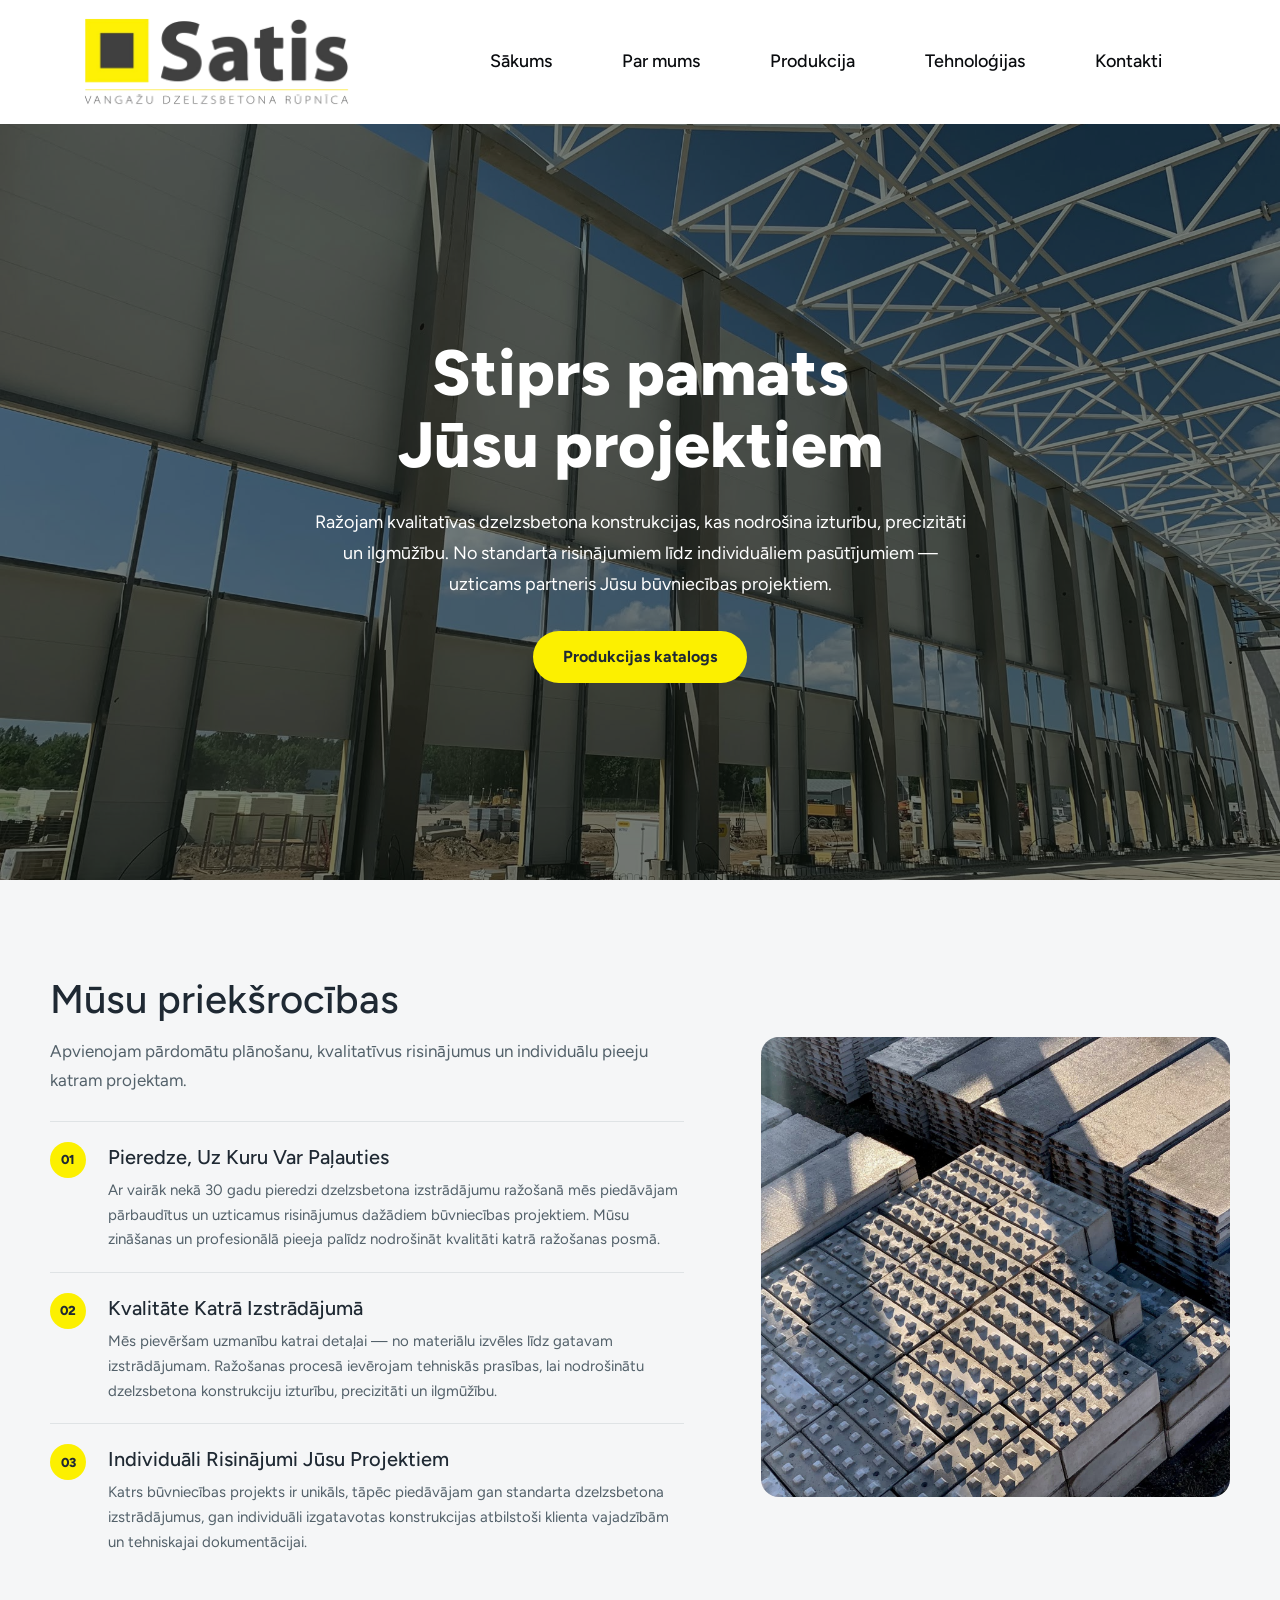
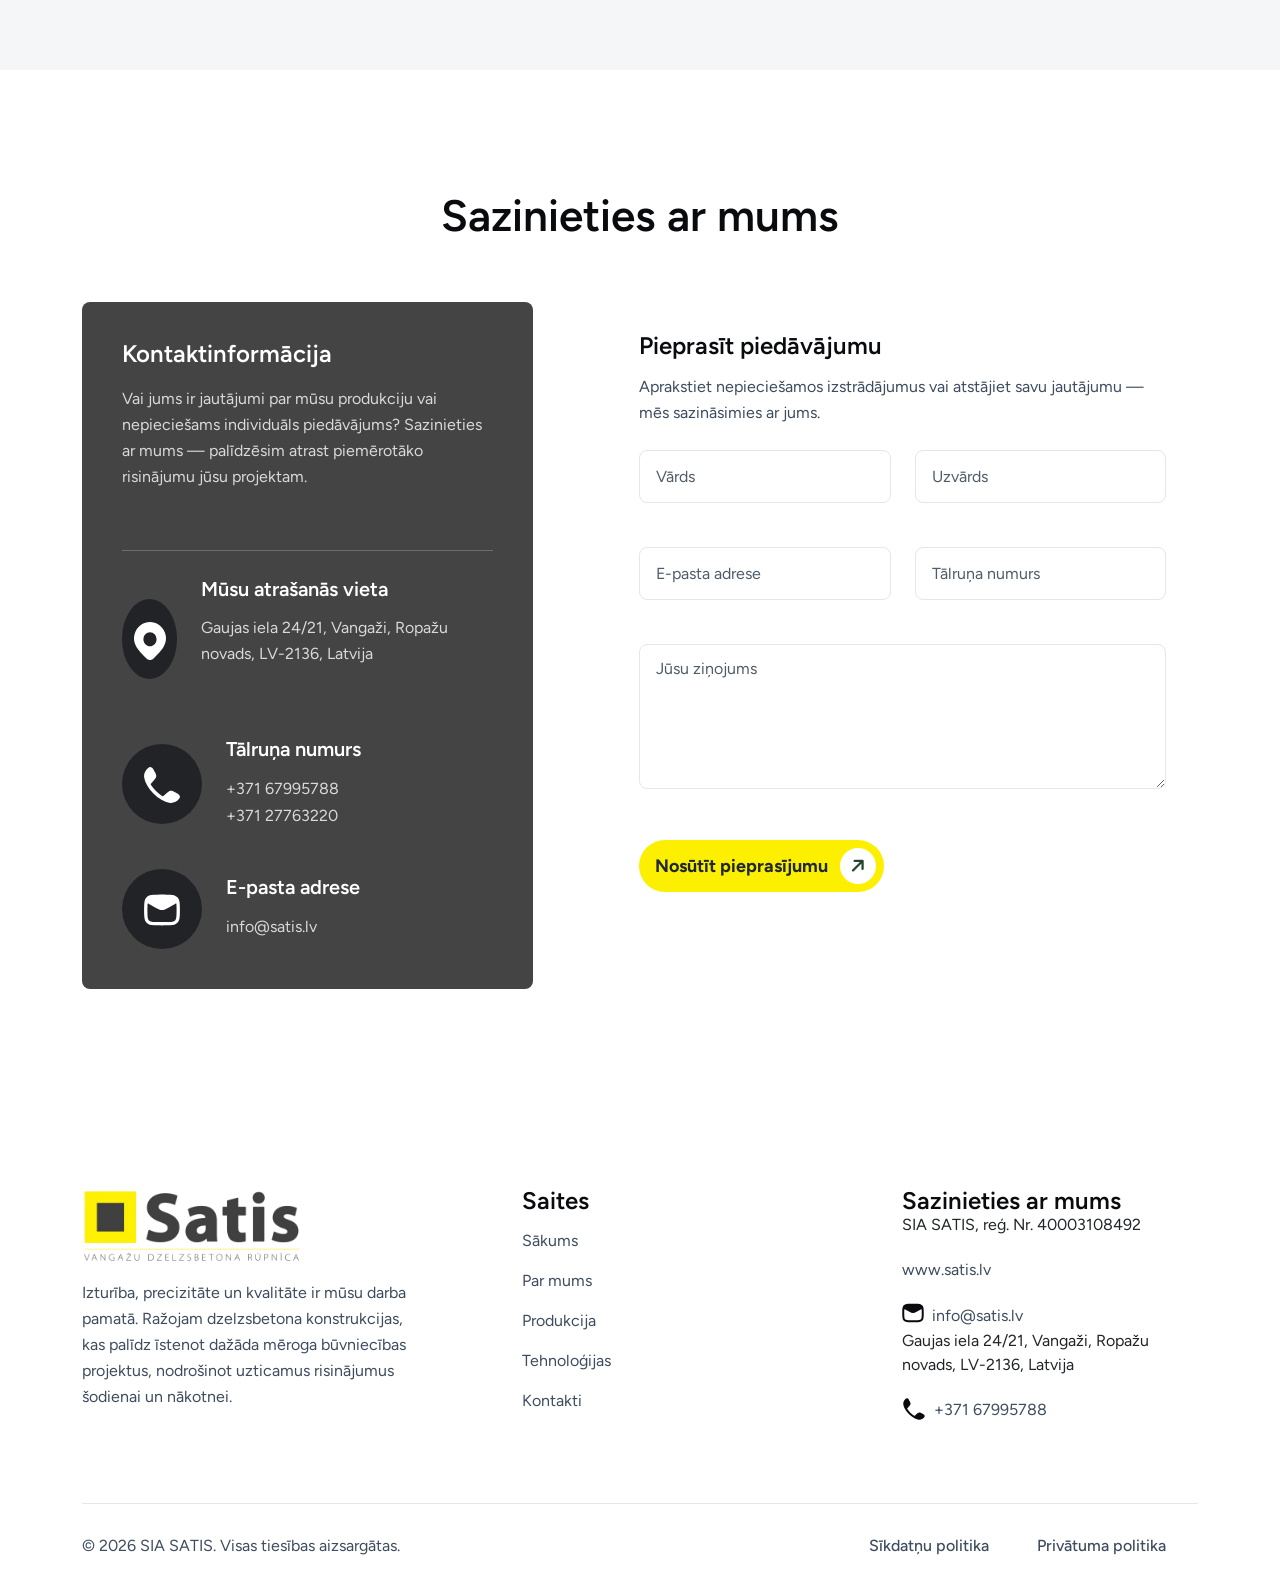
<file: index.html>
<!doctype html>
<html lang="lv">
  <head>
    <meta charset="UTF-8" />
    <meta name="viewport" content="width=device-width, initial-scale=1.0" />
    <meta
      name="description"
      content="SIA SATIS – dzelzsbetona izstrādājumu ražotājs Vangažos. Kvalitatīvas konstrukcijas un individuāli risinājumi būvniecības projektiem."
    />
    <title>SIA SATIS | Dzelzsbetona izstrādājumi un konstrukcijas</title>
    <link
      rel="shortcut icon"
      href="assets/img/logo/fav-logo1.png"
      type="image/x-icon"
    />
    <link rel="stylesheet" href="assets/css/plugins/bootstrap.min.css" />
    <link rel="stylesheet" href="assets/css/plugins/fontawesome.css" />
    <link rel="stylesheet" href="assets/css/plugins/magnific-popup.css" />
    <link rel="stylesheet" href="assets/css/plugins/mobile.css" />
    <link rel="stylesheet" href="assets/css/plugins/owlcarousel.min.css" />
    <link rel="stylesheet" href="assets/css/plugins/sidebar.css" />
    <link rel="stylesheet" href="assets/css/plugins/slick-slider.css" />
    <link rel="stylesheet" href="assets/css/plugins/nice-select.css" />
    <link rel="stylesheet" href="assets/css/main.css" />
    <style>
      :root {
        --satis-yellow: #fcf000;
        --satis-dark: #1f2933;
        --satis-text: #53616a;
      }
      html {
        scroll-behavior: smooth;
      }
      #Kontakti {
        scroll-margin-top: 110px;
      }
      .satis-hero {
        position: relative;
        display: flex;
        justify-content: center;
        align-items: center;
        min-height: min(780px, 90svh);
        padding: 150px 20px 110px;
        margin-top: 100px;
        background: url("assets/img/bg/header-bg1.jpg") center / cover no-repeat;
        color: #fff;
        text-align: center;
        isolation: isolate;
      }
      .satis-hero::before {
        content: "";
        position: absolute;
        inset: 0;
        background: rgba(15, 23, 18, 0.57);
        z-index: -1;
      }
      .satis-hero h1 {
        font-size: clamp(36px, 5vw, 64px);
        line-height: 1.13;
        font-weight: 800;
        color: #fff;
        margin: 0;
      }
      .satis-hero p {
        max-width: 670px;
        margin: 26px auto 32px;
        font-size: 18px;
        line-height: 1.7;
        color: #fff;
      }
      .satis-hero .satis-button {
        display: inline-block;
        padding: 14px 30px;
        background: var(--satis-yellow);
        color: var(--satis-dark);
        border-radius: 28px;
        font-weight: 700;
        text-decoration: none;
        transition: background 0.2s ease;
      }
      .satis-hero .satis-button:hover,
      .satis-hero .satis-button:focus {
        background: var(--satis-dark);
        color: var(--satis-yellow);
      }

      .satis-about {
        background: #f5f6f7;
        padding: 95px 20px;
      }
      .satis-about-container {
        max-width: 1180px;
        margin: 0 auto;
        display: grid;
        grid-template-columns: minmax(0, 1.15fr) minmax(280px, 0.85fr);
        align-items: center;
        gap: clamp(32px, 6vw, 80px);
      }
      .satis-about__intro {
        margin-bottom: 26px;
      }
      .satis-about__intro h2 {
        margin: 0 0 14px;
        color: var(--satis-dark);
        font-size: clamp(28px, 3.2vw, 40px);
        line-height: 1.2;
      }
      .satis-about__intro p {
        margin: 0;
        color: var(--satis-text);
        font-size: 17px;
        line-height: 1.7;
      }
      .satis-benefits {
        display: grid;
      }
      .satis-benefit {
        display: grid;
        grid-template-columns: 42px 1fr;
        gap: 16px;
        padding: 20px 0;
        border-top: 1px solid #dfe3e5;
      }
      .satis-benefit__number {
        display: grid;
        width: 36px;
        height: 36px;
        place-items: center;
        border-radius: 50%;
        background: var(--satis-yellow);
        color: var(--satis-dark);
        font-size: 13px;
        font-weight: 800;
      }
      .satis-benefit h3 {
        margin: 2px 0 8px;
        color: var(--satis-dark);
        font-size: 20px;
        line-height: 1.3;
      }
      .satis-benefit p {
        margin: 0;
        color: var(--satis-text);
        font-size: 15px;
        line-height: 1.65;
      }
      .satis-about__photo {
        height: 460px;
        overflow: hidden;
        border-radius: 18px;
      }
      .satis-about__photo img {
        display: block;
        width: 100%;
        height: 100%;
        object-fit: cover;
      }
      .satis-contact-note {
        line-height: 1.7;
      }
      .satis-contact-note a {
        overflow-wrap: anywhere;
      }
      .satis-contact-form input,
      .satis-contact-form textarea {
        width: 100%;
      }
      .satis-contact-form textarea {
        min-height: 145px;
      }
      .satis-contact-form .input-area {
        margin-bottom: 20px;
      }
      .satis-contact-form .header-btn1 {
        cursor: pointer;
      }
      @media (max-width: 991px) {
        .satis-hero {
          margin-top: 75px;
          min-height: 650px;
        }
      }
      @media (max-width: 767px) {
        .satis-hero {
          margin-top: 70px;
          min-height: 590px;
          padding: 120px 18px 85px;
        }
        .satis-hero p {
          font-size: 16px;
        }
        .satis-about {
          padding: 54px 18px;
        }
        .satis-about-container {
          grid-template-columns: 1fr;
          gap: 30px;
        }
        .satis-about__photo {
          height: 320px;
        }
        .satis-benefit {
          grid-template-columns: 38px 1fr;
          gap: 12px;
          padding: 18px 0;
        }
        .satis-benefit h3 {
          font-size: 18px;
        }
      }
    </style>
    <script src="assets/js/plugins/jquery-3-6-0.min.js"></script>
  </head>
  <body class="homepage1-body">
    
    <div class="paginacontainer">
      <div class="progress-wrap">
        <svg
          class="progress-circle svg-content"
          width="100%"
          height="100%"
          viewBox="-1 -1 102 102"
          aria-hidden="true"
        >
          <path d="M50,1 a49,49 0 0,1 0,98 a49,49 0 0,1 0,-98" />
        </svg>
      </div>
    </div>

    
    <header>
      <div
        class="header-area homepage1 header header-sticky d-none d-lg-block"
        id="header"
        style="background-color: white"
      >
        <div class="container">
          <div class="header-elements">
            <div class="site-logo">
              <a href="index.html"
                ><img src="assets/img/logo/logo1.png" alt="SIA SATIS"
              /></a>
            </div>
            <nav class="main-menu" aria-label="Galvenā navigācija">
              <ul>
                <li><a href="index.html">Sākums</a></li>
                <li><a href="about.html">Par mums</a></li>
                <li><a href="catalog.html">Produkcija</a></li>
                <li><a href="tech.html">Tehnoloģijas</a></li>
                <li><a href="#Kontakti">Kontakti</a></li>
              </ul>
            </nav>
          </div>
        </div>
      </div>
    </header>

    
    <div class="mobile-header mobile-haeder1 d-block d-lg-none">
      <div class="container-fluid">
        <div class="col-12">
          <div class="mobile-header-elements">
            <div class="mobile-logo">
              <a href="index.html"
                ><img src="assets/img/logo/logo1.png" alt="SIA SATIS"
              /></a>
            </div>
            <div
              class="mobile-nav-icon dots-menu"
              role="button"
              tabindex="0"
              aria-label="Atvērt izvēlni"
            >
              <i class="fa-solid fa-bars" aria-hidden="true"></i>
            </div>
          </div>
        </div>
      </div>
    </div>
    <div class="mobile-sidebar mobile-sidebar1">
      <div class="logosicon-area">
        <div class="logos">
          <img src="assets/img/logo/logo1.png" alt="SIA SATIS" />
        </div>
        <div
          class="menu-close"
          role="button"
          tabindex="0"
          aria-label="Aizvērt izvēlni"
        >
          <i class="fa-solid fa-xmark" aria-hidden="true"></i>
        </div>
      </div>
      <div class="mobile-nav">
        <ul class="mobile-nav-list">
          <li><a href="index.html">Sākums</a></li>
          <li><a href="about.html">Par mums</a></li>
          <li><a href="catalog.html">Produkcija</a></li>
          <li><a href="tech.html">Tehnoloģijas</a></li>
          <li><a href="#Kontakti">Kontakti</a></li>
        </ul>
        <div class="allmobilesection">
          <div class="single-footer" style="margin-top: 8px">
            <h3>Kontakti</h3>
            <div class="footer1-contact-info">
              <div class="contact-info-single">
                <div class="contact-info-icon">
                  <i class="fa-solid fa-phone-volume"></i>
                </div>
                <div class="contact-info-text">
                  <a href="tel:+37167995788">+371 67995788</a><br /><a
                    href="tel:+37127763220"
                    >+371 27763220</a
                  >
                </div>
              </div>
              <div class="contact-info-single">
                <div class="contact-info-icon">
                  <i class="fa-solid fa-envelope"></i>
                </div>
                <div class="contact-info-text">
                  <a href="mailto:info@satis.lv">info@satis.lv</a>
                </div>
              </div>
              <div class="single-footer">
                <h3>Mūsu atrašanās vieta</h3>
                <div class="contact-info-single">
                  <div class="contact-info-icon">
                    <i class="fa-solid fa-location-dot"></i>
                  </div>
                  <div class="contact-info-text">
                    Gaujas iela 24/21, Vangaži, Ropažu novads, LV-2136, Latvija
                  </div>
                </div>
              </div>
            </div>
          </div>
        </div>
      </div>
    </div>

    
    <section class="satis-hero">
      <div class="container">
        <h1>Stiprs pamats<br />Jūsu projektiem</h1>
        <p>
          Ražojam kvalitatīvas dzelzsbetona konstrukcijas, kas nodrošina
          izturību, precizitāti un ilgmūžību. No standarta risinājumiem līdz
          individuāliem pasūtījumiem — uzticams partneris Jūsu būvniecības
          projektiem.
        </p>
        <a class="satis-button" href="catalog.html">Produkcijas katalogs</a>
      </div>
    </section>

    
    <section class="satis-about" aria-labelledby="about-heading">
      <div class="satis-about-container">
        <div class="satis-about__copy">
          <div class="satis-about__intro">
            <h2 id="about-heading">Mūsu priekšrocības</h2>
            <p>
              Apvienojam pārdomātu plānošanu, kvalitatīvus risinājumus un
              individuālu pieeju katram projektam.
            </p>
          </div>
          <div class="satis-benefits">
            <article class="satis-benefit">
              <span class="satis-benefit__number">01</span>
              <div>
                <h3>Pieredze, Uz Kuru Var Paļauties</h3>
                <p>
                  Ar vairāk nekā 30 gadu pieredzi dzelzsbetona izstrādājumu
                  ražošanā mēs piedāvājam pārbaudītus un uzticamus risinājumus
                  dažādiem būvniecības projektiem. Mūsu zināšanas un
                  profesionālā pieeja palīdz nodrošināt kvalitāti katrā
                  ražošanas posmā.
                </p>
              </div>
            </article>
            <article class="satis-benefit">
              <span class="satis-benefit__number">02</span>
              <div>
                <h3>Kvalitāte Katrā Izstrādājumā</h3>
                <p>
                  Mēs pievēršam uzmanību katrai detaļai — no materiālu izvēles
                  līdz gatavam izstrādājumam. Ražošanas procesā ievērojam
                  tehniskās prasības, lai nodrošinātu dzelzsbetona konstrukciju
                  izturību, precizitāti un ilgmūžību.
                </p>
              </div>
            </article>
            <article class="satis-benefit">
              <span class="satis-benefit__number">03</span>
              <div>
                <h3>Individuāli Risinājumi Jūsu Projektiem</h3>
                <p>
                  Katrs būvniecības projekts ir unikāls, tāpēc piedāvājam gan
                  standarta dzelzsbetona izstrādājumus, gan individuāli
                  izgatavotas konstrukcijas atbilstoši klienta vajadzībām un
                  tehniskajai dokumentācijai.
                </p>
              </div>
            </article>
          </div>
        </div>
        <figure class="satis-about__photo">
          <img
            src="assets/img/bg/header-bg2.jpg"
            alt="Mūsdienīga māja"
            loading="lazy"
          />
        </figure>
      </div>
    </section>
    

    
    <section
      class="contact1-section-area sp6"
      style="background-color: #fff"
      id="Kontakti"
    >
      <div class="container">
        <div class="row">
          <div class="col-lg-12 m-auto">
            <div class="contact-header-area text-center heading2">
              <h2>Sazinieties ar mums</h2>
            </div>
          </div>
        </div>
        <div class="row">
          <div class="col-lg-5" data-aos="zoom-out" data-aos-duration="1000">
            <div class="contact-info-area satis-contact-note">
              <h3>Kontaktinformācija</h3>
              <p>
                Vai jums ir jautājumi par mūsu produkciju vai nepieciešams
                individuāls piedāvājums? Sazinieties ar mums — palīdzēsim atrast
                piemērotāko risinājumu jūsu projektam.
              </p>
              <hr
                style="border: 0; border-top: 1px solid #e6e6e6; margin: 28px 0"
              />
              <div class="contact-auhtor-box">
                <div class="icons">
                  <img src="assets/img/icons/location2.svg" alt="" />
                </div>
                <div class="content">
                  <h4>Mūsu atrašanās vieta</h4>
                  <p>
                    Gaujas iela 24/21, Vangaži, Ropažu novads, LV-2136, Latvija
                  </p>
                </div>
              </div>
              <div class="space40"></div>
              <div class="contact-auhtor-box">
                <div class="icons">
                  <img src="assets/img/icons/phone2.svg" alt="" />
                </div>
                <div class="content">
                  <h4>Tālruņa numurs</h4>
                  <a href="tel:+37167995788">+371 67995788</a><br /><a
                    href="tel:+37127763220"
                    >+371 27763220</a
                  >
                </div>
              </div>
              <div class="space40"></div>
              <div class="contact-auhtor-box">
                <div class="icons">
                  <img src="assets/img/icons/email2.svg" alt="" />
                </div>
                <div class="content">
                  <h4>E-pasta adrese</h4>
                  <a href="mailto:info@satis.lv">info@satis.lv</a>
                </div>
              </div>
            </div>
          </div>
          <div class="col-lg-7" data-aos="zoom-out" data-aos-duration="1200">
            <div class="contact-boxarea">
              <h3>Pieprasīt piedāvājumu</h3>
              <p>
                Aprakstiet nepieciešamos izstrādājumus vai atstājiet savu
                jautājumu — mēs sazināsimies ar jums.
              </p>
              
              <form
                class="satis-contact-form"
                action="https://api.web3forms.com/submit"
                method="POST"
              >
                <input
                  type="hidden"
                  name="access_key"
                  value="YOUR_WEB3FORMS_ACCESS_KEY"
                />
                <input
                  type="hidden"
                  name="subject"
                  value="Jauns pieprasījums no SATIS mājaslapas"
                />
                <input
                  type="checkbox"
                  name="botcheck"
                  style="display: none"
                  tabindex="-1"
                  autocomplete="off"
                  aria-hidden="true"
                />
                <div class="row">
                  <div class="col-lg-6">
                    <div class="input-area">
                      <input
                        type="text"
                        name="first_name"
                        placeholder="Vārds"
                        aria-label="Vārds"
                        required
                      />
                    </div>
                  </div>
                  <div class="col-lg-6">
                    <div class="input-area">
                      <input
                        type="text"
                        name="last_name"
                        placeholder="Uzvārds"
                        aria-label="Uzvārds"
                        required
                      />
                    </div>
                  </div>
                  <div class="col-lg-6">
                    <div class="input-area">
                      <input
                        type="email"
                        name="email"
                        placeholder="E-pasta adrese"
                        aria-label="E-pasta adrese"
                        required
                      />
                    </div>
                  </div>
                  <div class="col-lg-6">
                    <div class="input-area">
                      <input
                        type="tel"
                        name="phone"
                        placeholder="Tālruņa numurs"
                        aria-label="Tālruņa numurs"
                      />
                    </div>
                  </div>
                  <div class="col-lg-12">
                    <div class="input-area">
                      <textarea
                        name="message"
                        placeholder="Jūsu ziņojums"
                        aria-label="Jūsu ziņojums"
                        required
                      ></textarea>
                    </div>
                  </div>
                  <div class="col-lg-12">
                    <div class="input-area">
                      <button type="submit" class="header-btn1">
                        Nosūtīt pieprasījumu
                        <span
                          ><i
                            class="fa-solid fa-arrow-right"
                            aria-hidden="true"
                          ></i
                        ></span>
                      </button>
                    </div>
                  </div>
                </div>
              </form>
            </div>
          </div>
        </div>
      </div>
    </section>

    
    <footer class="footer1-section-area" style="background-color: #fff">
      <div class="container">
        <div class="row">
          <div class="col-lg-4 col-md-6">
            <div class="footer-logo-area">
              <img src="assets/img/logo/logo1.png" alt="SIA SATIS" />
              <p>
                Izturība, precizitāte un kvalitāte ir mūsu darba pamatā. Ražojam
                dzelzsbetona konstrukcijas, kas palīdz īstenot dažāda mēroga
                būvniecības projektus, nodrošinot uzticamus risinājumus šodienai
                un nākotnei.
              </p>
            </div>
          </div>
          <div class="col-lg-4 col-md-6">
            <div class="footer-logo-area1">
              <h3>Saites</h3>
              <ul>
                <li><a href="index.html">Sākums</a></li>
                <li><a href="about.html">Par mums</a></li>
                <li><a href="catalog.html">Produkcija</a></li>
                <li><a href="tech.html">Tehnoloģijas</a></li>
                <li><a href="#Kontakti">Kontakti</a></li>
              </ul>
            </div>
          </div>
          <div class="col-lg-4 col-md-6">
            <div class="footer-logo-area2">
              <h3>Sazinieties ar mums</h3>
              <ul>
                <li><span>SIA SATIS, reģ. Nr. 40003108492</span></li>
                <li>
                  <a href="https://www.satis.lv/"><span>www.satis.lv</span></a>
                </li>
                <li>
                  <a href="mailto:info@satis.lv"
                    ><img src="assets/img/icons/email.svg" alt="" /><span
                      >info@satis.lv</span
                    ></a
                  >
                </li>
                <li>
                  <span
                    >Gaujas iela 24/21, Vangaži, Ropažu novads, LV-2136,
                    Latvija</span
                  >
                </li>
                <li>
                  <a href="tel:+37167995788"
                    ><img src="assets/img/icons/phone.svg" alt="" /><span
                      >+371 67995788</span
                    ></a
                  >
                </li>
              </ul>
            </div>
          </div>
        </div>
        <div class="space80 d-lg-block d-none"></div>
        <div class="space40 d-lg-none d-block"></div>
        <div class="row">
          <div class="col-lg-12">
            <div
              class="copyright-area d-flex justify-content-between flex-wrap align-items-center"
            >
              <div class="pera">
                <p>© 2026 SIA SATIS. Visas tiesības aizsargātas.</p>
              </div>
              <ul class="d-flex gap-3 m-0">
                <li><a href="cookies.html">Sīkdatņu politika</a></li>
                <li><a href="policies.html">Privātuma politika</a></li>
              </ul>
            </div>
          </div>
        </div>
      </div>
    </footer>

    
    <script src="assets/js/plugins/bootstrap.min.js"></script>
    <script src="assets/js/plugins/fontawesome.js"></script>
    <script src="assets/js/plugins/aos.js"></script>
    <script src="assets/js/plugins/counter.js"></script>
    <script src="assets/js/plugins/gsap.min.js"></script>
    <script src="assets/js/plugins/ScrollTrigger.min.js"></script>
    <script src="assets/js/plugins/Splitetext.js"></script>
    <script src="assets/js/plugins/sidebar.js"></script>
    <script src="assets/js/plugins/magnific-popup.js"></script>
    <script src="assets/js/plugins/mobilemenu.js"></script>
    <script src="assets/js/plugins/owlcarousel.min.js"></script>
    <script src="assets/js/plugins/gsap-animation.js"></script>
    <script src="assets/js/plugins/nice-select.js"></script>
    <script src="assets/js/plugins/waypoints.js"></script>
    <script src="assets/js/plugins/slick-slider.js"></script>
    <script src="assets/js/plugins/circle-progress.js"></script>
    <script src="assets/js/main.js"></script>
  </body>
</html>
</file>
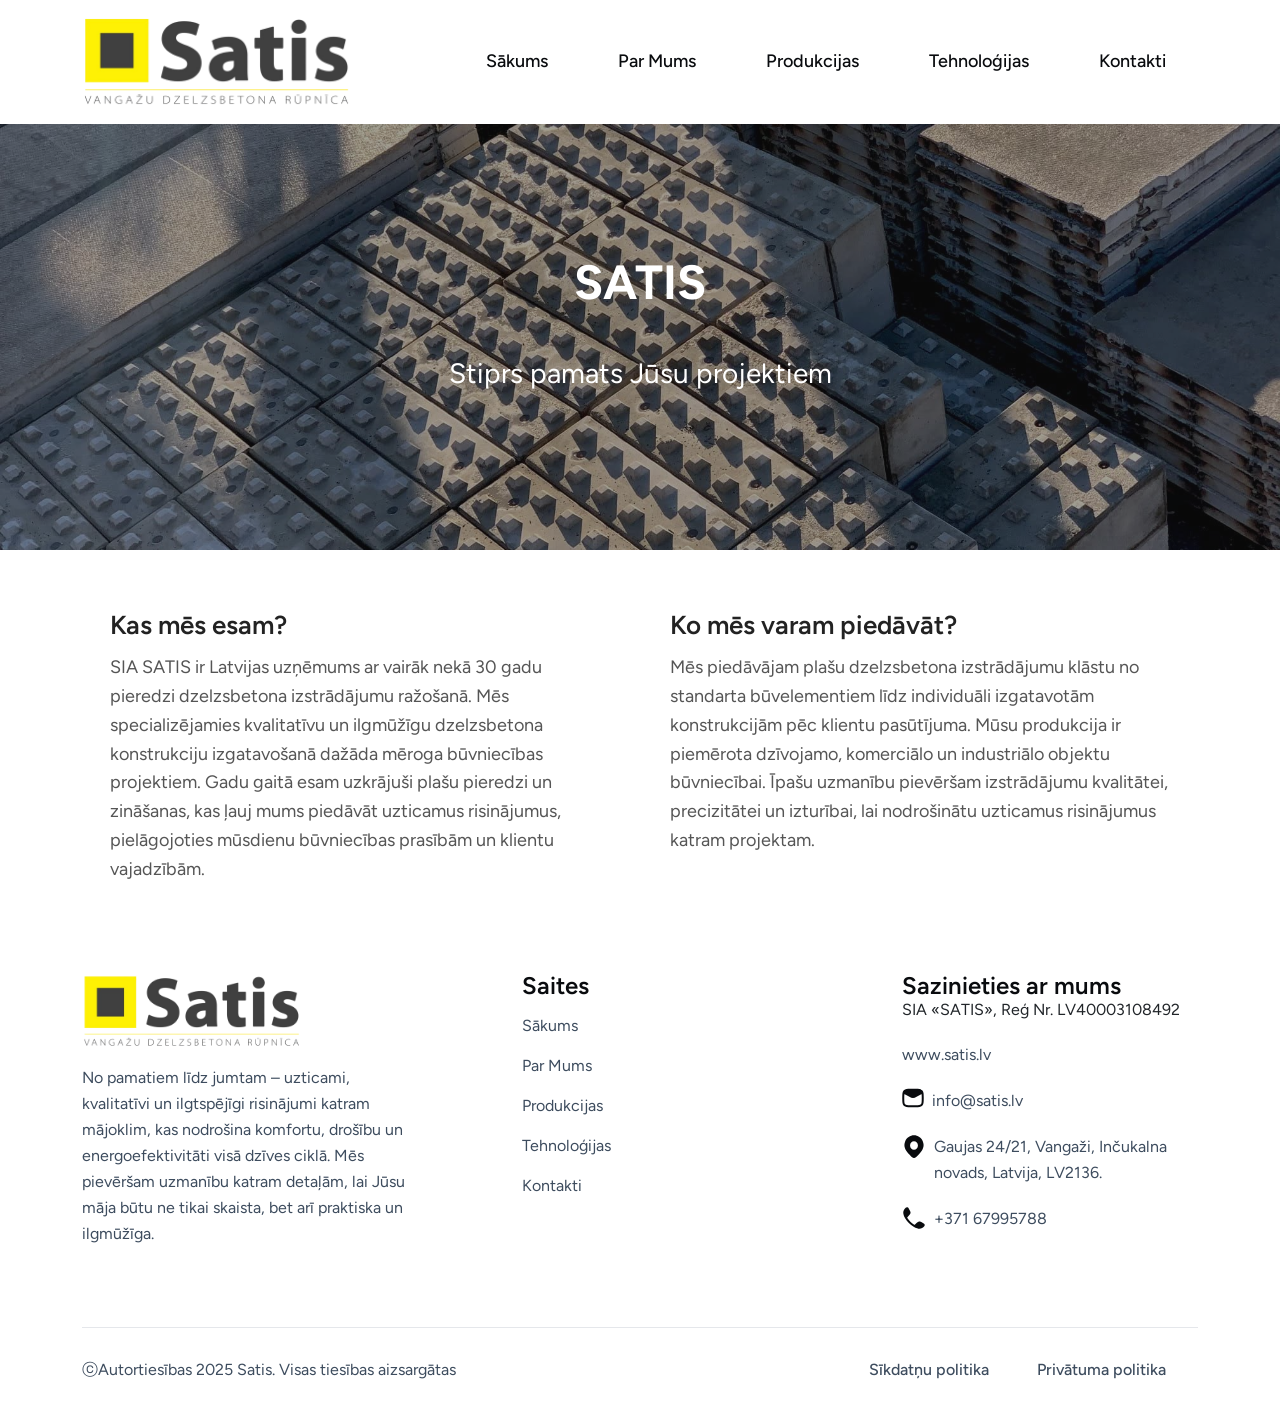
<file: about.html>
<!DOCTYPE html>
<html lang="en">

<head>
     <meta charset="UTF-8">
     <meta name="viewport" content="width=device-width, initial-scale=1.0">
    <meta
      name="description"
      content="SIA SATIS – dzelzsbetona izstrādājumu ražotājs Vangažos. Kvalitatīvas konstrukcijas un individuāli risinājumi būvniecības projektiem."
    />
    <title>SIA SATIS | Dzelzsbetona izstrādājumi un konstrukcijas</title>

     
    <link rel="shortcut icon" href="assets/img/logo/fav-logo1.png" type="image/x-icon">

    
    <link rel="stylesheet" href="assets/css/plugins/bootstrap.min.css">
    <link rel="stylesheet" href="assets/css/plugins/fontawesome.css">
    <link rel="stylesheet" href="assets/css/plugins/magnific-popup.css">
    <link rel="stylesheet" href="assets/css/plugins/mobile.css">
    <link rel="stylesheet" href="assets/css/plugins/owlcarousel.min.css">
    <link rel="stylesheet" href="assets/css/plugins/sidebar.css">
    <link rel="stylesheet" href="assets/css/plugins/slick-slider.css">
    <link rel="stylesheet" href="assets/css/plugins/nice-select.css">
    <link rel="stylesheet" href="assets/css/main.css">

    
    <script src="assets/js/plugins/jquery-3-6-0.min.js"></script>
</head>
<body class="homepage1-body">


<div class="paginacontainer">
     <div class="progress-wrap">
       <svg class="progress-circle svg-content" width="100%" height="100%" viewBox="-1 -1 102 102">
         <path d="M50,1 a49,49 0 0,1 0,98 a49,49 0 0,1 0,-98"/>
       </svg>
     </div>
   </div>
 

   
   <header>
    <div class="header-area homepage1 header header-sticky d-none d-lg-block" id="header" style="background-color: white;">
      <div class="container">
            <div class="header-elements">
              <div class="site-logo">
                <a href="index.html"><img src="assets/img/logo/logo1.png" alt=""></a>
              </div>
              <div class="main-menu">
                <ul>
                  <li><a href="index.html">Sākums</a></li>
                  <li><a href="about.html">Par Mums</a></li>
                  <li><a href="catalog.html">Produkcijas</a></li>
                  <li><a href="tech.html">Tehnoloģijas</a></li>
                  <li><a href="index.html#Kontakti">Kontakti</a></li>
                </ul>
            </div>
        </div>
      </div>
    </div>
  </header>
  

  
  <div class="mobile-header mobile-haeder1 d-block d-lg-none">
    <div class="container-fluid">
      <div class="col-12">
        <div class="mobile-header-elements">
          <div class="mobile-logo">
            <a href="index.html"><img src="assets/img/logo/logo1.png" alt=""></a>
          </div>
          <div class="mobile-nav-icon dots-menu">
            <i class="fa-solid fa-bars"></i>
          </div>
        </div>
      </div>
    </div>
  </div>
  
  <div class="mobile-sidebar mobile-sidebar1">
    <div class="logosicon-area">
      <div class="logos">
        <img src="assets/img/logo/logo1.png" alt="">
      </div>
      <div class="menu-close">
        <i class="fa-solid fa-xmark"></i>
      </div>
     </div>
    <div class="mobile-nav">
      <ul class="mobile-nav-list">
          <li><a href="index.html">Sākums</a></li>
          <li><a href="about.html">Par Mums</a></li>
          <li><a href="catalog.html">Produkcijas</a></li>
          <li><a href="tech.html">Tehnoloģijas</a></li>
          <li><a href="index.html#Kontakti">Kontakti</a></li>
        </ul>
  
      <div class="allmobilesection">
        <div class="single-footer" style="margin-top: 8px;">
          <h3>Kontakti</h3>
          <div class="footer1-contact-info">
            <div class="contact-info-single">
              <div class="contact-info-icon">
                <i class="fa-solid fa-phone-volume"></i>
              </div>
              <div class="contact-info-text">
                <a href="tel:+37167995788">+371 67995788<br> Mob.tālr. +371 27763220</a>
              </div>
            </div>
  
            <div class="contact-info-single">
              <div class="contact-info-icon">
                <i class="fa-solid fa-envelope"></i>
              </div>
              <div class="contact-info-text">
                <a href="mailto:igor.rozonov@satis.lv">info@satis.lv</a>
              </div>
            </div>
  
            <div class="single-footer">
              <h3>Mūsu atrašanās vieta</h3>
              
              <div class="contact-info-single">
                <div class="contact-info-icon">
                  <i class="fa-solid fa-location-dot"></i>
                </div>
                <div class="contact-info-text">
                  <a href="#">Gaujas 24/21, Vangaži, Inčukalna novads, Latvija, LV2136.</a>
                </div>
              </div>
            </div>
          </div>
        </div>
       </div>
    </div>
  </div>



<div class="hero-section" style="background-image: url('assets/img/bg/header-bg2.jpg'); background-size: cover; background-position: center; padding: 0; position: relative; text-align: center; color: white; margin-top: 100px; height: 50vh; display: flex; align-items: center; justify-content: center;">
    
    <div class="overlay" style="position: absolute; top: 0; left: 0; right: 0; bottom: 0; background: rgba(22, 22, 22, 0.4); z-index: 1;"></div>
  
    
    <div class="container" style="position: relative; z-index: 2; text-align: center; display: flex; flex-direction: column; align-items: center; justify-content: center; max-width: 1000px; padding: 20px;">
      <h1 style="font-size: 48px; font-weight: bold; color: white; margin-bottom: 40px;">SATIS</h1>
      <p style="font-size: 28px; color: white; line-height: 1.6;">Stiprs pamats Jūsu projektiem</p>
    </div>
  </div>
  


<div style="display: flex; justify-content: center; gap: 60px; flex-wrap: wrap; padding: 60px 20px 10px; background-color: #fff;">
    <div style="max-width: 500px;">
      <h2 style="color: #222; font-size: 26px; font-weight: 600; margin-bottom: 12px;">Kas mēs esam?</h2>
      <p style="font-size: 18px; color: #555; line-height: 1.6;">
        SIA SATIS ir Latvijas uzņēmums ar vairāk nekā 30 gadu pieredzi dzelzsbetona izstrādājumu ražošanā. Mēs specializējamies kvalitatīvu un ilgmūžīgu dzelzsbetona konstrukciju izgatavošanā dažāda mēroga būvniecības projektiem. Gadu gaitā esam uzkrājuši plašu pieredzi un zināšanas, kas ļauj mums piedāvāt uzticamus risinājumus, pielāgojoties mūsdienu būvniecības prasībām un klientu vajadzībām.
      </p>
    </div>
  
    <div style="max-width: 500px;">
      <h2 style="color: #222; font-size: 26px; font-weight: 600; margin-bottom: 12px;">Ko mēs varam piedāvāt?</h2>
      <p style="font-size: 18px; color: #555; line-height: 1.6;">
        Mēs piedāvājam plašu dzelzsbetona izstrādājumu klāstu no standarta būvelementiem līdz individuāli izgatavotām konstrukcijām pēc klientu pasūtījuma. Mūsu produkcija ir piemērota dzīvojamo, komerciālo un industriālo objektu būvniecībai. Īpašu uzmanību pievēršam izstrādājumu kvalitātei, precizitātei un izturībai, lai nodrošinātu uzticamus risinājumus katram projektam.
      </p>
    </div>
  </div>

  
  

<div class="footer1-section-area" style="background-color: #ffffff;">
  <div class="container">
    <div class="row">
      <div class="col-lg-4 col-md-6">
        <div class="footer-logo-area">
          <img src="assets/img/logo/logo1.png" alt="">
          <p>No pamatiem līdz jumtam – uzticami, kvalitatīvi un ilgtspējīgi risinājumi katram mājoklim, kas nodrošina komfortu, drošību un energoefektivitāti visā dzīves ciklā. Mēs pievēršam uzmanību katram detaļām, lai Jūsu māja būtu ne tikai skaista, bet arī praktiska un ilgmūžīga.</p>
        </div>
      </div>

      <div class="col-lg-4 col-md-6">
        <div class="footer-logo-area1">
          <h3>Saites</h3>
          <ul>
            <li><a href="index.html">Sākums</a></li>
            <li><a href="about.html">Par Mums</a></li>
            <li><a href="catalog.html">Produkcijas</a></li>
            <li><a href="tech.html">Tehnoloģijas</a></li>
            <li><a href="index.html#Kontakti">Kontakti</a></li>
        </ul>
        </div>
      </div>

      <div class="col-lg-4 col-md-6">
        <div class="footer-logo-area2">
          <h3>Sazinieties ar mums</h3>
          <ul>
            <li><span>SIA «SATIS», Reģ Nr. LV40003108492</span></li>
            <li><a href="https://www.satis.lv/"><span>www.satis.lv</span></a></li>
            <li><a href="mailto:igor.rozonov@satis.lv"><img src="assets/img/icons/email.svg" alt=""><span>info@satis.lv</span></a></li>
            <li><a href="#"><img src="assets/img/icons/location.svg" alt=""><span>Gaujas 24/21, Vangaži, Inčukalna novads, Latvija, LV2136.</span></a></li>
            <li><a href="tel:+37167995788"><img src="assets/img/icons/phone.svg" alt=""><span>+371 67995788</span></a></li>
          </ul>
        </div>
      </div>
    </div>

    <div class="space80 d-lg-block d-none"></div>
    <div class="space40 d-lg-none d-block"></div>

    <div class="row">
      <div class="col-lg-12">
        <div class="copyright-area d-flex justify-content-between flex-wrap align-items-center">
          <div class="pera">
            <p>ⓒAutortiesības 2025 Satis. Visas tiesības aizsargātas</p>
          </div>
          <ul class="d-flex gap-3 m-0">
            <li><a href="cookies.html">Sīkdatņu politika</a></li>
            <li><a href="policies.html">Privātuma politika</a></li>
          </ul>
        </div>
      </div>
    </div>
  </div>
</div>

</div>


<script src="assets/js/plugins/bootstrap.min.js"></script>
<script src="assets/js/plugins/fontawesome.js"></script>
<script src="assets/js/plugins/aos.js"></script>
<script src="assets/js/plugins/counter.js"></script>
<script src="assets/js/plugins/gsap.min.js"></script>
<script src="assets/js/plugins/ScrollTrigger.min.js"></script>
<script src="assets/js/plugins/Splitetext.js"></script>
<script src="assets/js/plugins/sidebar.js"></script>
<script src="assets/js/plugins/magnific-popup.js"></script>
<script src="assets/js/plugins/mobilemenu.js"></script>
<script src="assets/js/plugins/owlcarousel.min.js"></script>
<script src="assets/js/plugins/gsap-animation.js"></script>
<script src="assets/js/plugins/nice-select.js"></script>
<script src="assets/js/plugins/waypoints.js"></script>
<script src="assets/js/plugins/slick-slider.js"></script>
<script src="assets/js/plugins/circle-progress.js"></script>
<script src="assets/js/main.js"></script>

</body>

</html>
</file>
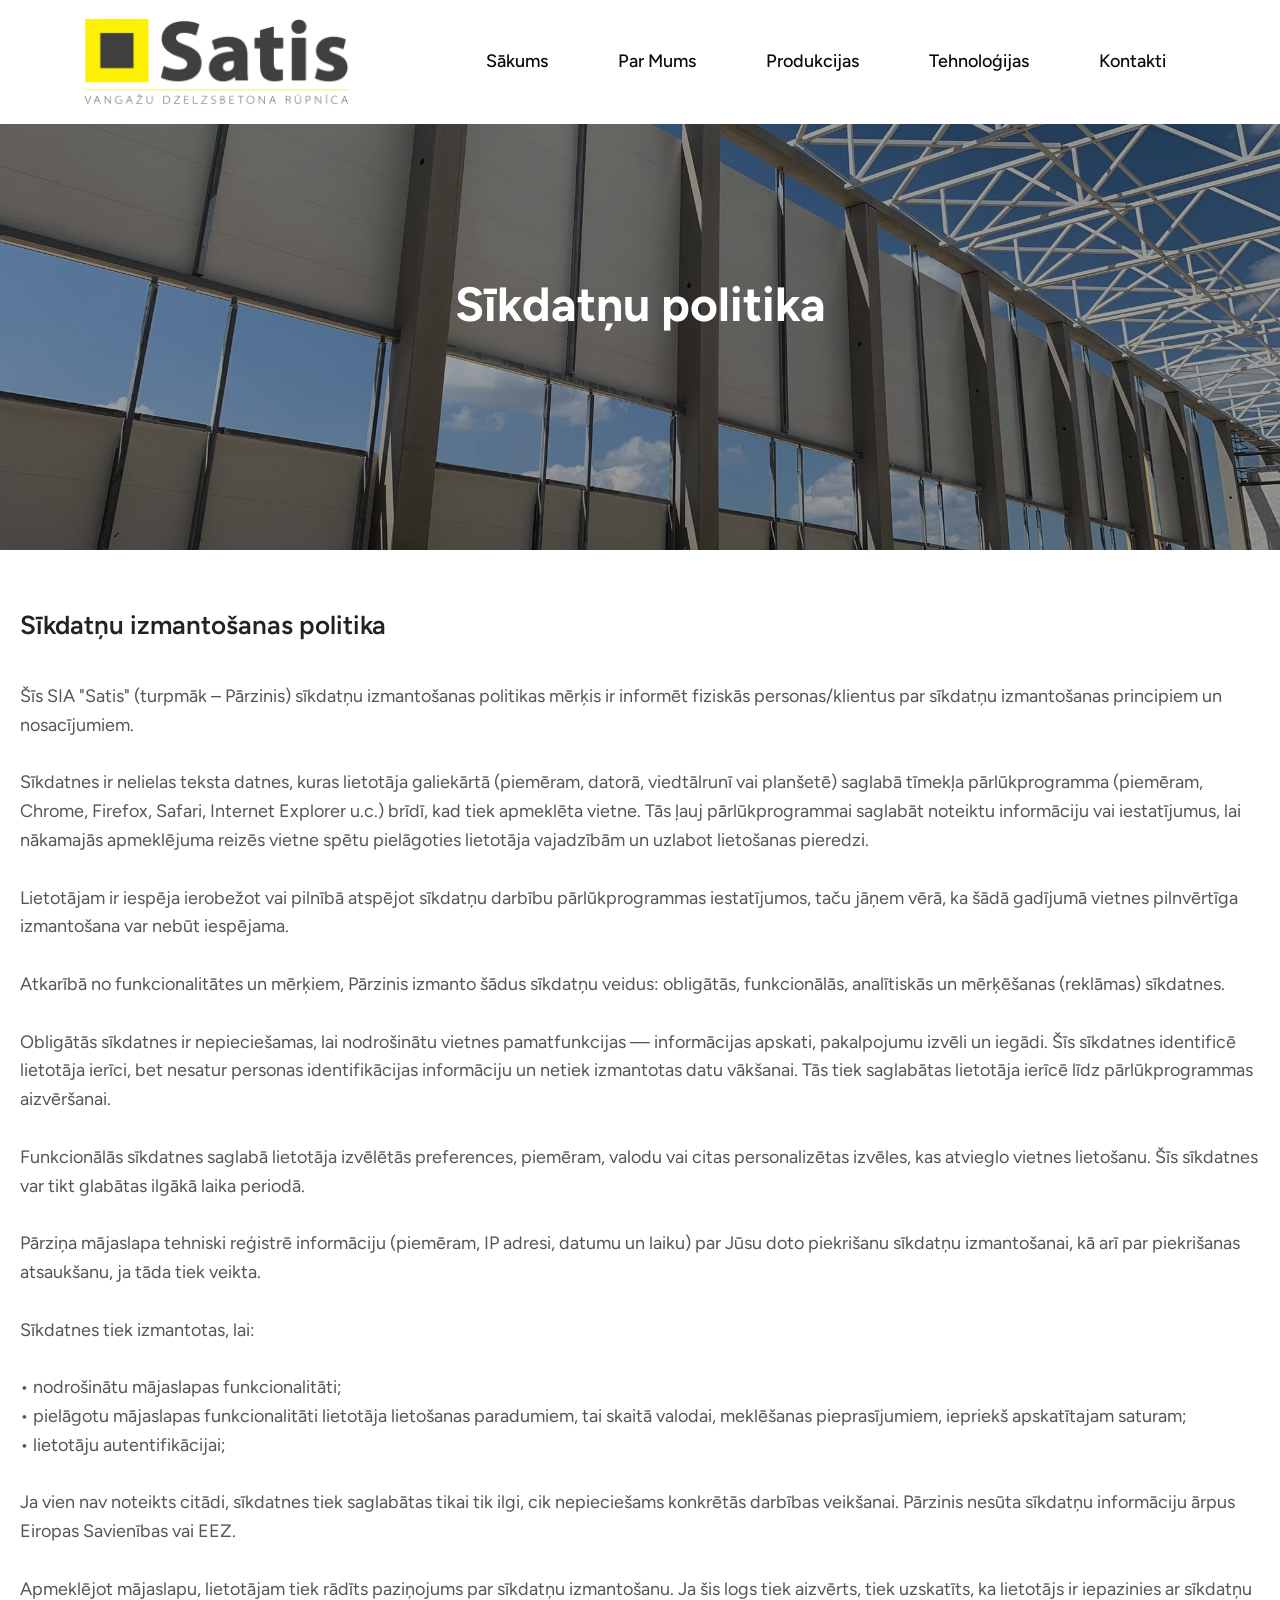
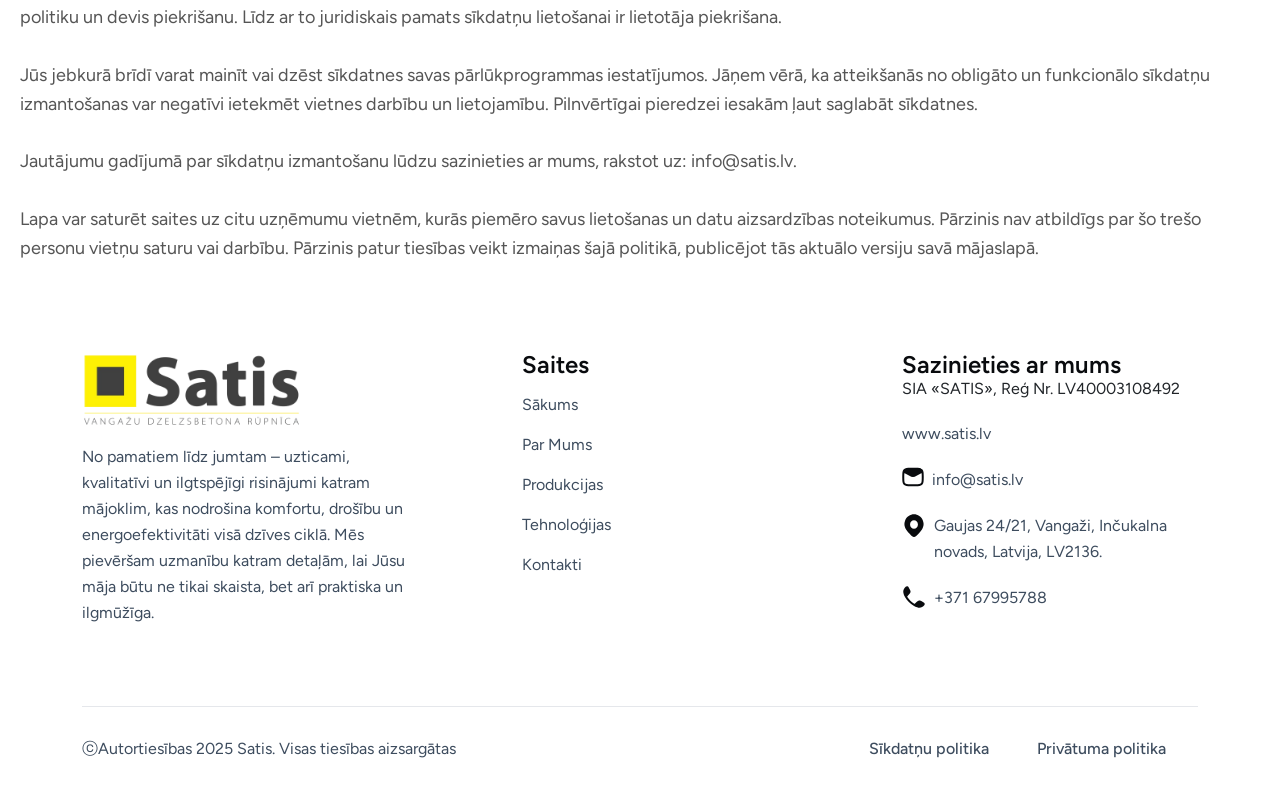
<file: cookies.html>
<!DOCTYPE html>
<html lang="en">

<head>
     <meta charset="UTF-8">
     <meta name="viewport" content="width=device-width, initial-scale=1.0">
    <meta
      name="description"
      content="SIA SATIS – dzelzsbetona izstrādājumu ražotājs Vangažos. Kvalitatīvas konstrukcijas un individuāli risinājumi būvniecības projektiem."
    />
    <title>SIA SATIS | Dzelzsbetona izstrādājumi un konstrukcijas</title>
     
    <link rel="shortcut icon" href="assets/img/logo/fav-logo1.png" type="image/x-icon">

    
    <link rel="stylesheet" href="assets/css/plugins/bootstrap.min.css">
    <link rel="stylesheet" href="assets/css/plugins/fontawesome.css">
    <link rel="stylesheet" href="assets/css/plugins/magnific-popup.css">
    <link rel="stylesheet" href="assets/css/plugins/mobile.css">
    <link rel="stylesheet" href="assets/css/plugins/owlcarousel.min.css">
    <link rel="stylesheet" href="assets/css/plugins/sidebar.css">
    <link rel="stylesheet" href="assets/css/plugins/slick-slider.css">
    <link rel="stylesheet" href="assets/css/plugins/nice-select.css">
    <link rel="stylesheet" href="assets/css/main.css">

    
    <script src="assets/js/plugins/jquery-3-6-0.min.js"></script>
</head>
<body class="homepage1-body">


<div class="paginacontainer">
     <div class="progress-wrap">
       <svg class="progress-circle svg-content" width="100%" height="100%" viewBox="-1 -1 102 102">
         <path d="M50,1 a49,49 0 0,1 0,98 a49,49 0 0,1 0,-98"/>
       </svg>
     </div>
   </div>
 

   
   <header>
    <div class="header-area homepage1 header header-sticky d-none d-lg-block" id="header" style="background-color: white;">
      <div class="container">
            <div class="header-elements">
              <div class="site-logo">
                <a href="index.html"><img src="assets/img/logo/logo1.png" alt=""></a>
              </div>
              <div class="main-menu">
                <ul>
                  <li><a href="index.html">Sākums</a></li>
                  <li><a href="about.html">Par Mums</a></li>
                  <li><a href="catalog.html">Produkcijas</a></li>
                  <li><a href="tech.html">Tehnoloģijas</a></li>
                  <li><a href="index.html#Kontakti">Kontakti</a></li>
                </ul>
            </div>
        </div>
      </div>
    </div>
  </header>
  

  
  <div class="mobile-header mobile-haeder1 d-block d-lg-none">
    <div class="container-fluid">
      <div class="col-12">
        <div class="mobile-header-elements">
          <div class="mobile-logo">
            <a href="index.html"><img src="assets/img/logo/logo1.png" alt=""></a>
          </div>
          <div class="mobile-nav-icon dots-menu">
            <i class="fa-solid fa-bars"></i>
          </div>
        </div>
      </div>
    </div>
  </div>
  
  <div class="mobile-sidebar mobile-sidebar1">
    <div class="logosicon-area">
      <div class="logos">
        <img src="assets/img/logo/logo1.png" alt="">
      </div>
      <div class="menu-close">
        <i class="fa-solid fa-xmark"></i>
      </div>
     </div>
    <div class="mobile-nav">
      <ul class="mobile-nav-list">
          <li><a href="index.html">Sākums</a></li>
          <li><a href="about.html">Par Mums</a></li>
          <li><a href="catalog.html">Produkcijas</a></li>
          <li><a href="tech.html">Tehnoloģijas</a></li>
          <li><a href="index.html#Kontakti">Kontakti</a></li>
        </ul>
  
      <div class="allmobilesection">
        <div class="single-footer" style="margin-top: 8px;">
          <h3>Kontakti</h3>
          <div class="footer1-contact-info">
            <div class="contact-info-single">
              <div class="contact-info-icon">
                <i class="fa-solid fa-phone-volume"></i>
              </div>
              <div class="contact-info-text">
                <a href="tel:+37167995788">+371 67995788<br> Mob.tālr. +371 27763220</a>
              </div>
            </div>
  
            <div class="contact-info-single">
              <div class="contact-info-icon">
                <i class="fa-solid fa-envelope"></i>
              </div>
              <div class="contact-info-text">
                <a href="mailto:igor.rozonov@satis.lv">info@satis.lv</a>
              </div>
            </div>
  
            <div class="single-footer">
              <h3>Mūsu atrašanās vieta</h3>
              
              <div class="contact-info-single">
                <div class="contact-info-icon">
                  <i class="fa-solid fa-location-dot"></i>
                </div>
                <div class="contact-info-text">
                  <a href="#">Gaujas 24/21, Vangaži, Inčukalna novads, Latvija, LV2136.</a>
                </div>
              </div>
            </div>
          </div>
        </div>
       </div>
    </div>
  </div>



<div class="hero-section" style="background-image: url('assets/img/bg/header-bg1.jpg'); background-size: cover; background-position: center; padding: 0; position: relative; text-align: center; color: white; margin-top: 100px; height: 50vh; display: flex; align-items: center; justify-content: center;">
    
    <div class="overlay" style="position: absolute; top: 0; left: 0; right: 0; bottom: 0; background: rgba(22, 22, 22, 0.4); z-index: 1;"></div>
  
    
    <div class="container" style="position: relative; z-index: 2; text-align: center; display: flex; flex-direction: column; align-items: center; justify-content: center; max-width: 1000px; padding: 20px;">
      <h1 style="font-size: 48px; font-weight: bold; color: white; margin-bottom: 40px;">Sīkdatņu politika</h1>
    </div>
  </div>
  


<div style="display: flex; justify-content: center; gap: 60px; flex-wrap: wrap; padding: 60px 20px 10px; background-color: #fff;">
    <div style="max-width: 1600px;">
      <h2 style="color: #222; font-size: 26px; font-weight: 600; margin-bottom: 12px;">
        Sīkdatņu izmantošanas politika
      </h2>
      <p style="font-size: 18px; color: #555; line-height: 1.6; white-space: pre-line;">
        Šīs SIA "Satis" (turpmāk – Pārzinis) sīkdatņu izmantošanas politikas mērķis ir informēt fiziskās personas/klientus par sīkdatņu izmantošanas principiem un nosacījumiem.

        Sīkdatnes ir nelielas teksta datnes, kuras lietotāja galiekārtā (piemēram, datorā, viedtālrunī vai planšetē) saglabā tīmekļa pārlūkprogramma (piemēram, Chrome, Firefox, Safari, Internet Explorer u.c.) brīdī, kad tiek apmeklēta vietne. Tās ļauj pārlūkprogrammai saglabāt noteiktu informāciju vai iestatījumus, lai nākamajās apmeklējuma reizēs vietne spētu pielāgoties lietotāja vajadzībām un uzlabot lietošanas pieredzi.

        Lietotājam ir iespēja ierobežot vai pilnībā atspējot sīkdatņu darbību pārlūkprogrammas iestatījumos, taču jāņem vērā, ka šādā gadījumā vietnes pilnvērtīga izmantošana var nebūt iespējama.

        Atkarībā no funkcionalitātes un mērķiem, Pārzinis izmanto šādus sīkdatņu veidus: obligātās, funkcionālās, analītiskās un mērķēšanas (reklāmas) sīkdatnes.

        Obligātās sīkdatnes ir nepieciešamas, lai nodrošinātu vietnes pamatfunkcijas — informācijas apskati, pakalpojumu izvēli un iegādi. Šīs sīkdatnes identificē lietotāja ierīci, bet nesatur personas identifikācijas informāciju un netiek izmantotas datu vākšanai. Tās tiek saglabātas lietotāja ierīcē līdz pārlūkprogrammas aizvēršanai.

        Funkcionālās sīkdatnes saglabā lietotāja izvēlētās preferences, piemēram, valodu vai citas personalizētas izvēles, kas atvieglo vietnes lietošanu. Šīs sīkdatnes var tikt glabātas ilgākā laika periodā.

        Pārziņa mājaslapa tehniski reģistrē informāciju (piemēram, IP adresi, datumu un laiku) par Jūsu doto piekrišanu sīkdatņu izmantošanai, kā arī par piekrišanas atsaukšanu, ja tāda tiek veikta.

        Sīkdatnes tiek izmantotas, lai:

            • nodrošinātu mājaslapas funkcionalitāti;
            • pielāgotu mājaslapas funkcionalitāti lietotāja lietošanas paradumiem, tai skaitā valodai, meklēšanas pieprasījumiem, iepriekš apskatītajam saturam;
            • lietotāju autentifikācijai;

        Ja vien nav noteikts citādi, sīkdatnes tiek saglabātas tikai tik ilgi, cik nepieciešams konkrētās darbības veikšanai. Pārzinis nesūta sīkdatņu informāciju ārpus Eiropas Savienības vai EEZ.

        Apmeklējot mājaslapu, lietotājam tiek rādīts paziņojums par sīkdatņu izmantošanu. Ja šis logs tiek aizvērts, tiek uzskatīts, ka lietotājs ir iepazinies ar sīkdatņu politiku un devis piekrišanu. Līdz ar to juridiskais pamats sīkdatņu lietošanai ir lietotāja piekrišana.

        Jūs jebkurā brīdī varat mainīt vai dzēst sīkdatnes savas pārlūkprogrammas iestatījumos. Jāņem vērā, ka atteikšanās no obligāto un funkcionālo sīkdatņu izmantošanas var negatīvi ietekmēt vietnes darbību un lietojamību. Pilnvērtīgai pieredzei iesakām ļaut saglabāt sīkdatnes.

        Jautājumu gadījumā par sīkdatņu izmantošanu lūdzu sazinieties ar mums, rakstot uz: info@satis.lv.

        Lapa var saturēt saites uz citu uzņēmumu vietnēm, kurās piemēro savus lietošanas un datu aizsardzības noteikumus. Pārzinis nav atbildīgs par šo trešo personu vietņu saturu vai darbību. Pārzinis patur tiesības veikt izmaiņas šajā politikā, publicējot tās aktuālo versiju savā mājaslapā.
      </p>
    </div>
  </div>
  
  


<div class="footer1-section-area" style="background-color: #ffffff;">
  <div class="container">
    <div class="row">
      <div class="col-lg-4 col-md-6">
        <div class="footer-logo-area">
          <img src="assets/img/logo/logo1.png" alt="">
          <p>No pamatiem līdz jumtam – uzticami, kvalitatīvi un ilgtspējīgi risinājumi katram mājoklim, kas nodrošina komfortu, drošību un energoefektivitāti visā dzīves ciklā. Mēs pievēršam uzmanību katram detaļām, lai Jūsu māja būtu ne tikai skaista, bet arī praktiska un ilgmūžīga.</p>
        </div>
      </div>

      <div class="col-lg-4 col-md-6">
        <div class="footer-logo-area1">
          <h3>Saites</h3>
          <ul>
            <li><a href="index.html">Sākums</a></li>
            <li><a href="about.html">Par Mums</a></li>
            <li><a href="catalog.html">Produkcijas</a></li>
            <li><a href="tech.html">Tehnoloģijas</a></li>
            <li><a href="index.html#Kontakti">Kontakti</a></li>
        </ul>
        </div>
      </div>

      <div class="col-lg-4 col-md-6">
        <div class="footer-logo-area2">
          <h3>Sazinieties ar mums</h3>
          <ul>
            <li><span>SIA «SATIS», Reģ Nr. LV40003108492</span></li>
            <li><a href="https://www.satis.lv/"><span>www.satis.lv</span></a></li>
            <li><a href="mailto:igor.rozonov@satis.lv"><img src="assets/img/icons/email.svg" alt=""><span>info@satis.lv</span></a></li>
            <li><a href="#"><img src="assets/img/icons/location.svg" alt=""><span>Gaujas 24/21, Vangaži, Inčukalna novads, Latvija, LV2136.</span></a></li>
            <li><a href="tel:+37167995788"><img src="assets/img/icons/phone.svg" alt=""><span>+371 67995788</span></a></li>
          </ul>
        </div>
      </div>
    </div>

    <div class="space80 d-lg-block d-none"></div>
    <div class="space40 d-lg-none d-block"></div>

    <div class="row">
      <div class="col-lg-12">
        <div class="copyright-area d-flex justify-content-between flex-wrap align-items-center">
          <div class="pera">
            <p>ⓒAutortiesības 2025 Satis. Visas tiesības aizsargātas</p>
          </div>
          <ul class="d-flex gap-3 m-0">
            <li><a href="cookies.html">Sīkdatņu politika</a></li>
            <li><a href="policies.html">Privātuma politika</a></li>
          </ul>
        </div>
      </div>
    </div>
  </div>
</div>

</div>


<script src="assets/js/plugins/bootstrap.min.js"></script>
<script src="assets/js/plugins/fontawesome.js"></script>
<script src="assets/js/plugins/aos.js"></script>
<script src="assets/js/plugins/counter.js"></script>
<script src="assets/js/plugins/gsap.min.js"></script>
<script src="assets/js/plugins/ScrollTrigger.min.js"></script>
<script src="assets/js/plugins/Splitetext.js"></script>
<script src="assets/js/plugins/sidebar.js"></script>
<script src="assets/js/plugins/magnific-popup.js"></script>
<script src="assets/js/plugins/mobilemenu.js"></script>
<script src="assets/js/plugins/owlcarousel.min.js"></script>
<script src="assets/js/plugins/gsap-animation.js"></script>
<script src="assets/js/plugins/nice-select.js"></script>
<script src="assets/js/plugins/waypoints.js"></script>
<script src="assets/js/plugins/slick-slider.js"></script>
<script src="assets/js/plugins/circle-progress.js"></script>
<script src="assets/js/main.js"></script>

</body>

</html>
</file>
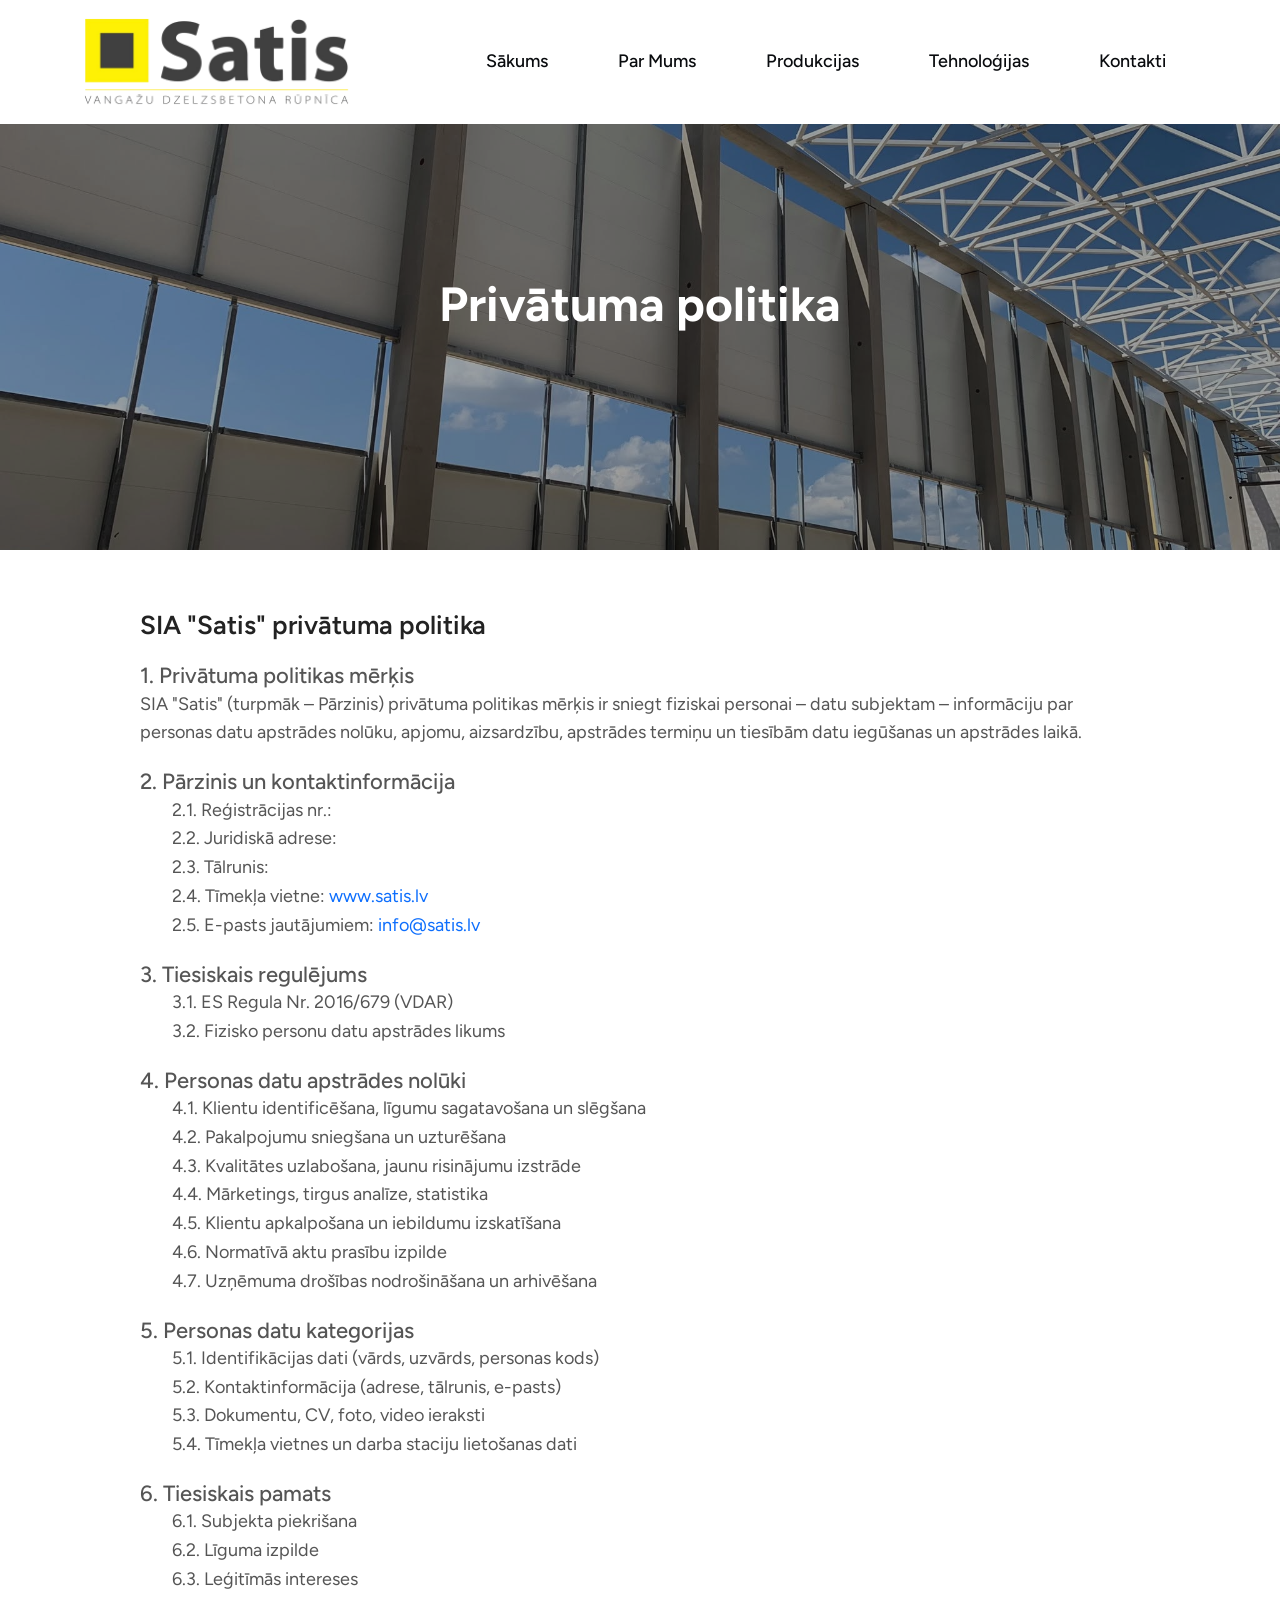
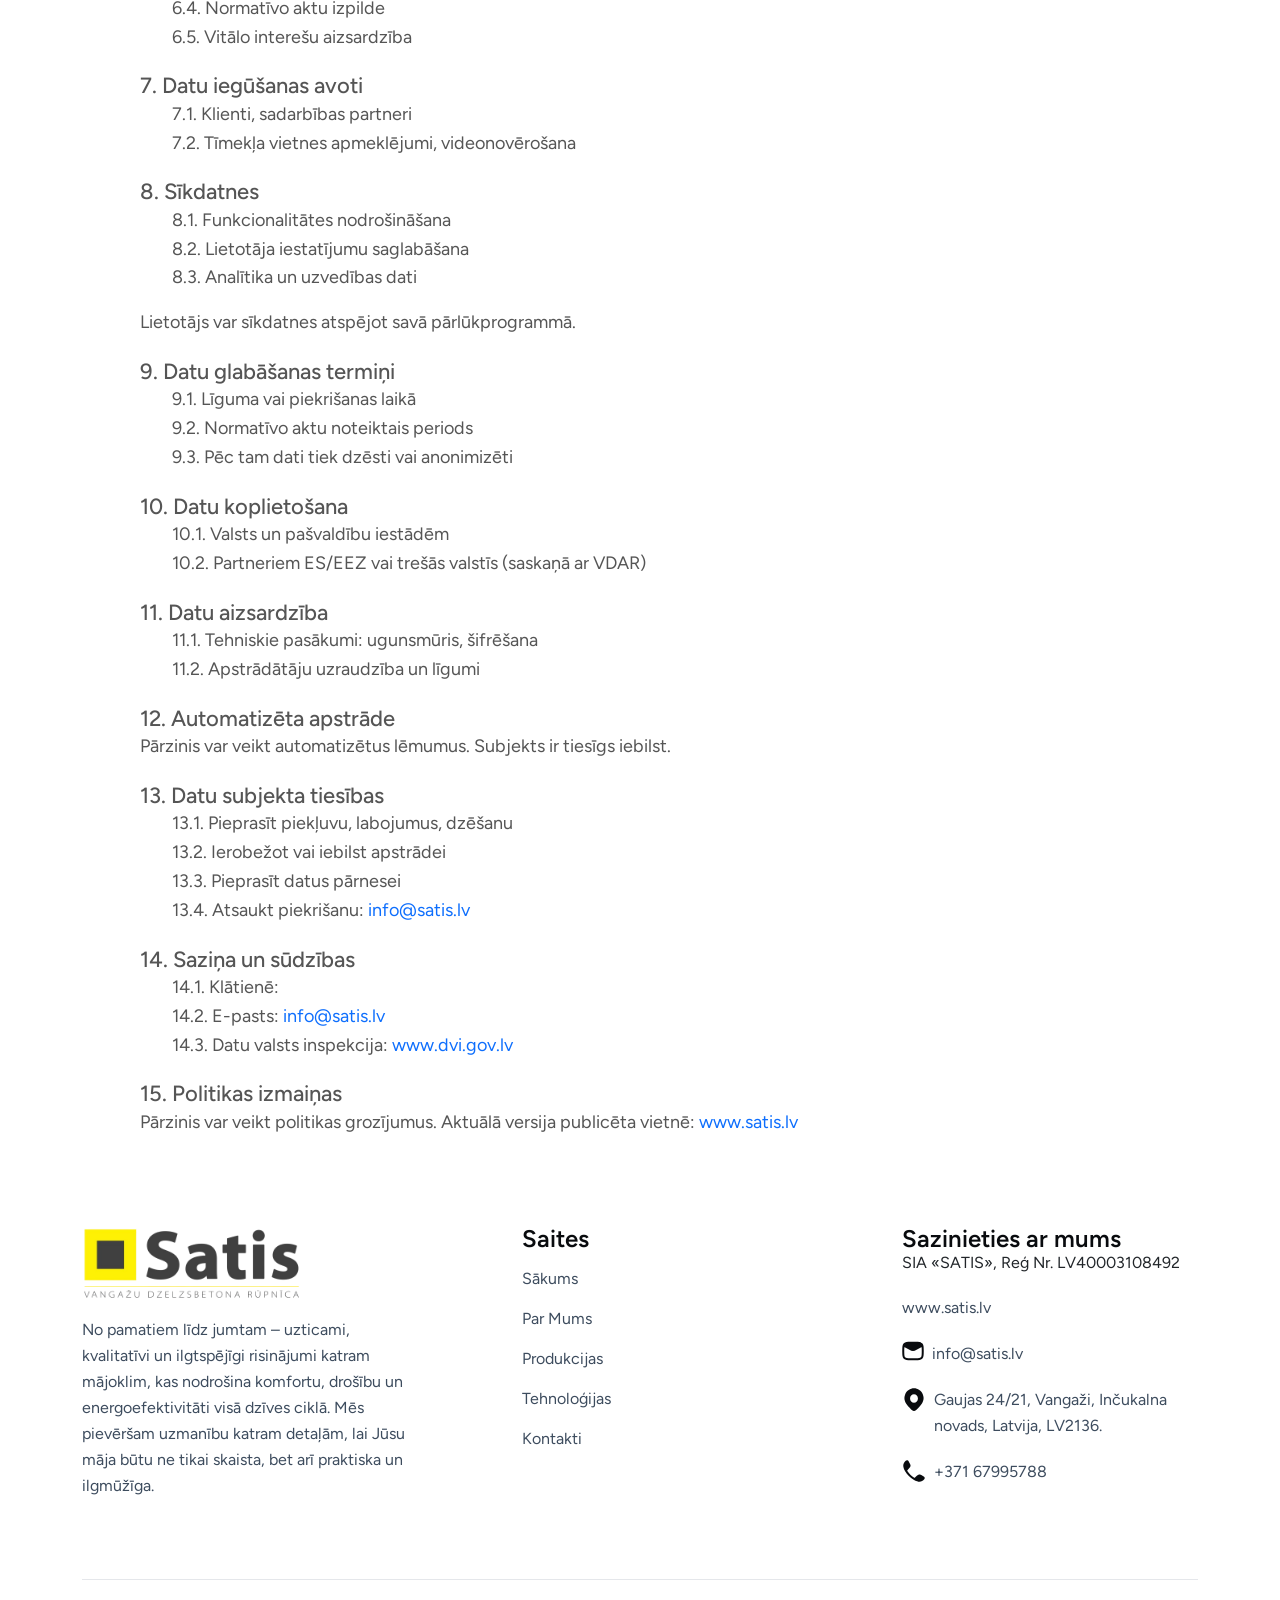
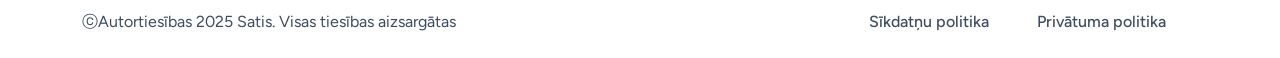
<file: policies.html>
<!DOCTYPE html>
<html lang="en">

<head>
     <meta charset="UTF-8">
     <meta name="viewport" content="width=device-width, initial-scale=1.0">
    <meta
      name="description"
      content="SIA SATIS – dzelzsbetona izstrādājumu ražotājs Vangažos. Kvalitatīvas konstrukcijas un individuāli risinājumi būvniecības projektiem."
    />
    <title>SIA SATIS | Dzelzsbetona izstrādājumi un konstrukcijas</title>
     
    <link rel="shortcut icon" href="assets/img/logo/fav-logo1.png" type="image/x-icon">

    
    <link rel="stylesheet" href="assets/css/plugins/bootstrap.min.css">
    <link rel="stylesheet" href="assets/css/plugins/fontawesome.css">
    <link rel="stylesheet" href="assets/css/plugins/magnific-popup.css">
    <link rel="stylesheet" href="assets/css/plugins/mobile.css">
    <link rel="stylesheet" href="assets/css/plugins/owlcarousel.min.css">
    <link rel="stylesheet" href="assets/css/plugins/sidebar.css">
    <link rel="stylesheet" href="assets/css/plugins/slick-slider.css">
    <link rel="stylesheet" href="assets/css/plugins/nice-select.css">
    <link rel="stylesheet" href="assets/css/main.css">

    
    <script src="assets/js/plugins/jquery-3-6-0.min.js"></script>
</head>
<body class="homepage1-body">


<div class="paginacontainer">
     <div class="progress-wrap">
       <svg class="progress-circle svg-content" width="100%" height="100%" viewBox="-1 -1 102 102">
         <path d="M50,1 a49,49 0 0,1 0,98 a49,49 0 0,1 0,-98"/>
       </svg>
     </div>
   </div>
 

   
   <header>
    <div class="header-area homepage1 header header-sticky d-none d-lg-block" id="header" style="background-color: white;">
      <div class="container">
            <div class="header-elements">
              <div class="site-logo">
                <a href="index.html"><img src="assets/img/logo/logo1.png" alt=""></a>
              </div>
              <div class="main-menu">
                <ul>
                  <li><a href="index.html">Sākums</a></li>
                  <li><a href="about.html">Par Mums</a></li>
                  <li><a href="catalog.html">Produkcijas</a></li>
                  <li><a href="tech.html">Tehnoloģijas</a></li>
                  <li><a href="index.html#Kontakti">Kontakti</a></li>
                </ul>
            </div>
        </div>
      </div>
    </div>
  </header>
  

  
  <div class="mobile-header mobile-haeder1 d-block d-lg-none">
    <div class="container-fluid">
      <div class="col-12">
        <div class="mobile-header-elements">
          <div class="mobile-logo">
            <a href="index.html"><img src="assets/img/logo/logo1.png" alt=""></a>
          </div>
          <div class="mobile-nav-icon dots-menu">
            <i class="fa-solid fa-bars"></i>
          </div>
        </div>
      </div>
    </div>
  </div>
  
  <div class="mobile-sidebar mobile-sidebar1">
    <div class="logosicon-area">
      <div class="logos">
        <img src="assets/img/logo/logo1.png" alt="">
      </div>
      <div class="menu-close">
        <i class="fa-solid fa-xmark"></i>
      </div>
     </div>
    <div class="mobile-nav">
      <ul class="mobile-nav-list">
          <li><a href="index.html">Sākums</a></li>
          <li><a href="about.html">Par Mums</a></li>
          <li><a href="catalog.html">Produkcijas</a></li>
          <li><a href="tech.html">Tehnoloģijas</a></li>
          <li><a href="index.html#Kontakti">Kontakti</a></li>
        </ul>
  
      <div class="allmobilesection">
        <div class="single-footer" style="margin-top: 8px;">
          <h3>Kontakti</h3>
          <div class="footer1-contact-info">
            <div class="contact-info-single">
              <div class="contact-info-icon">
                <i class="fa-solid fa-phone-volume"></i>
              </div>
              <div class="contact-info-text">
                <a href="tel:+37167995788">+371 67995788<br> Mob.tālr. +371 27763220</a>
              </div>
            </div>
  
            <div class="contact-info-single">
              <div class="contact-info-icon">
                <i class="fa-solid fa-envelope"></i>
              </div>
              <div class="contact-info-text">
                <a href="mailto:igor.rozonov@satis.lv">info@satis.lv</a>
              </div>
            </div>
  
            <div class="single-footer">
              <h3>Mūsu atrašanās vieta</h3>
              
              <div class="contact-info-single">
                <div class="contact-info-icon">
                  <i class="fa-solid fa-location-dot"></i>
                </div>
                <div class="contact-info-text">
                  <a href="#">Gaujas 24/21, Vangaži, Inčukalna novads, Latvija, LV2136.</a>
                </div>
              </div>
            </div>
          </div>
        </div>
       </div>
    </div>
  </div>



<div class="hero-section" style="background-image: url('assets/img/bg/header-bg1.jpg'); background-size: cover; background-position: center; padding: 0; position: relative; text-align: center; color: white; margin-top: 100px; height: 50vh; display: flex; align-items: center; justify-content: center;">
    
    <div class="overlay" style="position: absolute; top: 0; left: 0; right: 0; bottom: 0; background: rgba(22, 22, 22, 0.4); z-index: 1;"></div>
  
    
    <div class="container" style="position: relative; z-index: 2; text-align: center; display: flex; flex-direction: column; align-items: center; justify-content: center; max-width: 1000px; padding: 20px;">
      <h1 style="font-size: 48px; font-weight: bold; color: white; margin-bottom: 40px;">Privātuma politika</h1>
    </div>
  </div>
  


<div style="display: flex; justify-content: center; gap: 60px; flex-wrap: wrap; padding: 60px 20px 10px; background-color: #fff;">
  <div style="max-width: 1000px; line-height: 1.6;">
    <h2 style="color: #222; font-size: 26px; font-weight: 600; margin-bottom: 20px;">
        SIA "Satis" privātuma politika
      </h2>
      <div style="font-size: 18px; color: #555; line-height: 1.6;">
        <h2 style="margin-top: 22px; font-size: 22px;">1. Privātuma politikas mērķis</h2>
        <p>
          SIA "Satis" (turpmāk – Pārzinis) privātuma politikas mērķis ir sniegt fiziskai personai – datu subjektam – informāciju par personas datu apstrādes nolūku, apjomu, aizsardzību, apstrādes termiņu un tiesībām datu iegūšanas un apstrādes laikā.
        </p>
  
        <h2 style="margin-top: 22px; font-size: 22px;">2. Pārzinis un kontaktinformācija</h2>
        <ol>
          <li>2.1. Reģistrācijas nr.: </li>
          <li>2.2. Juridiskā adrese: </li>
          <li>2.3. Tālrunis: </li>
          <li>2.4. Tīmekļa vietne: <a href="https://www.satis.lv">www.satis.lv</a></li>
          <li>2.5. E-pasts jautājumiem: <a href="mailto:igor.rozonov@satis.lv">info@satis.lv</a></li>
        </ol>
  
        <h2 style="margin-top: 22px; font-size: 22px;">3. Tiesiskais regulējums</h2>
        <ol>
          <li>3.1. ES Regula Nr. 2016/679 (VDAR)</li>
          <li>3.2. Fizisko personu datu apstrādes likums</li>
        </ol>
  
        <h2 style="margin-top: 22px; font-size: 22px;">4. Personas datu apstrādes nolūki</h2>
        <ol>
          <li>4.1. Klientu identificēšana, līgumu sagatavošana un slēgšana</li>
          <li>4.2. Pakalpojumu sniegšana un uzturēšana</li>
          <li>4.3. Kvalitātes uzlabošana, jaunu risinājumu izstrāde</li>
          <li>4.4. Mārketings, tirgus analīze, statistika</li>
          <li>4.5. Klientu apkalpošana un iebildumu izskatīšana</li>
          <li>4.6. Normatīvā aktu prasību izpilde</li>
          <li>4.7. Uzņēmuma drošības nodrošināšana un arhivēšana</li>
        </ol>
  
        <h2 style="margin-top: 22px; font-size: 22px;">5. Personas datu kategorijas</h2>
        <ol>
          <li>5.1. Identifikācijas dati (vārds, uzvārds, personas kods)</li>
          <li>5.2. Kontaktinformācija (adrese, tālrunis, e-pasts)</li>
          <li>5.3. Dokumentu, CV, foto, video ieraksti</li>
          <li>5.4. Tīmekļa vietnes un darba staciju lietošanas dati</li>
        </ol>
  
        <h2 style="margin-top: 22px; font-size: 22px;">6. Tiesiskais pamats</h2>
        <ol>
          <li>6.1. Subjekta piekrišana</li>
          <li>6.2. Līguma izpilde</li>
          <li>6.3. Leģitīmās intereses</li>
          <li>6.4. Normatīvo aktu izpilde</li>
          <li>6.5. Vitālo interešu aizsardzība</li>
        </ol>
  
        <h2 style="margin-top: 22px; font-size: 22px;">7. Datu iegūšanas avoti</h2>
        <ol>
          <li>7.1. Klienti, sadarbības partneri</li>
          <li>7.2. Tīmekļa vietnes apmeklējumi, videonovērošana</li>
        </ol>
  
        <h2 style="margin-top: 22px; font-size: 22px;">8. Sīkdatnes</h2>
        <ol>
          <li>8.1. Funkcionalitātes nodrošināšana</li>
          <li>8.2. Lietotāja iestatījumu saglabāšana</li>
          <li>8.3. Analītika un uzvedības dati</li>
        </ol>
        <p>Lietotājs var sīkdatnes atspējot savā pārlūkprogrammā.</p>
  
        <h2 style="margin-top: 22px; font-size: 22px;">9. Datu glabāšanas termiņi</h2>
        <ol>
          <li>9.1. Līguma vai piekrišanas laikā</li>
          <li>9.2. Normatīvo aktu noteiktais periods</li>
          <li>9.3. Pēc tam dati tiek dzēsti vai anonimizēti</li>
        </ol>
  
        <h2 style="margin-top: 22px; font-size: 22px;">10. Datu koplietošana</h2>
        <ol>
          <li>10.1. Valsts un pašvaldību iestādēm</li>
          <li>10.2. Partneriem ES/EEZ vai trešās valstīs (saskaņā ar VDAR)</li>
        </ol>
  
        <h2 style="margin-top: 22px; font-size: 22px;">11. Datu aizsardzība</h2>
        <ol>
          <li>11.1. Tehniskie pasākumi: ugunsmūris, šifrēšana</li>
          <li>11.2. Apstrādātāju uzraudzība un līgumi</li>
        </ol>
  
        <h2 style="margin-top: 22px; font-size: 22px;">12. Automatizēta apstrāde</h2>
        <p>Pārzinis var veikt automatizētus lēmumus. Subjekts ir tiesīgs iebilst.</p>
  
        <h2 style="margin-top: 22px; font-size: 22px;">13. Datu subjekta tiesības</h2>
        <ol>
          <li>13.1. Pieprasīt piekļuvu, labojumus, dzēšanu</li>
          <li>13.2. Ierobežot vai iebilst apstrādei</li>
          <li>13.3. Pieprasīt datus pārnesei</li>
          <li>13.4. Atsaukt piekrišanu: <a href="mailto:igor.rozonov@satis.lv">info@satis.lv</a></li>
        </ol>
  
        <h2 style="margin-top: 22px; font-size: 22px;">14. Saziņa un sūdzības</h2>
        <ol>
          <li>14.1. Klātienē: </li>
          <li>14.2. E-pasts: <a href="mailto:igor.rozonov@satis.lv">info@satis.lv</a></li>
          <li>14.3. Datu valsts inspekcija: <a href="https://www.dvi.gov.lv/lv">www.dvi.gov.lv</a></li>
        </ol>
  
        <h2 style="margin-top: 22px; font-size: 22px;">15. Politikas izmaiņas</h2>
        <p>Pārzinis var veikt politikas grozījumus. Aktuālā versija publicēta vietnē: <a href="https://www.satis.lv">www.satis.lv</a></p>
      </div>
  </div>
</div>
  


<div class="footer1-section-area" style="background-color: #ffffff;">
    <div class="container">
      <div class="row">
        <div class="col-lg-4 col-md-6">
          <div class="footer-logo-area">
            <img src="assets/img/logo/logo1.png" alt="">
            <p>No pamatiem līdz jumtam – uzticami, kvalitatīvi un ilgtspējīgi risinājumi katram mājoklim, kas nodrošina komfortu, drošību un energoefektivitāti visā dzīves ciklā. Mēs pievēršam uzmanību katram detaļām, lai Jūsu māja būtu ne tikai skaista, bet arī praktiska un ilgmūžīga.</p>
          </div>
        </div>
  
        <div class="col-lg-4 col-md-6">
          <div class="footer-logo-area1">
            <h3>Saites</h3>
            <ul>
              <li><a href="index.html">Sākums</a></li>
              <li><a href="about.html">Par Mums</a></li>
              <li><a href="catalog.html">Produkcijas</a></li>
              <li><a href="tech.html">Tehnoloģijas</a></li>
              <li><a href="index.html#Kontakti">Kontakti</a></li>
          </ul>
          </div>
        </div>
  
        <div class="col-lg-4 col-md-6">
          <div class="footer-logo-area2">
            <h3>Sazinieties ar mums</h3>
            <ul>
            <li><span>SIA «SATIS», Reģ Nr. LV40003108492</span></li>
            <li><a href="https://www.satis.lv/"><span>www.satis.lv</span></a></li>
              <li><a href="mailto:igor.rozonov@satis.lv"><img src="assets/img/icons/email.svg" alt=""><span>info@satis.lv</span></a></li>
              <li><a href="#"><img src="assets/img/icons/location.svg" alt=""><span>Gaujas 24/21, Vangaži, Inčukalna novads, Latvija, LV2136.</span></a></li>
              <li><a href="tel:+37167995788"><img src="assets/img/icons/phone.svg" alt=""><span>+371 67995788</span></a></li>
            </ul>
          </div>
        </div>
      </div>
  
      <div class="space80 d-lg-block d-none"></div>
      <div class="space40 d-lg-none d-block"></div>
  
      <div class="row">
        <div class="col-lg-12">
          <div class="copyright-area d-flex justify-content-between flex-wrap align-items-center">
            <div class="pera">
              <p>ⓒAutortiesības 2025 Satis. Visas tiesības aizsargātas</p>
            </div>
            <ul class="d-flex gap-3 m-0">
              <li><a href="cookies.html">Sīkdatņu politika</a></li>
              <li><a href="policies.html">Privātuma politika</a></li>
            </ul>
          </div>
        </div>
      </div>
    </div>
  </div>
  
  </div>
  
  
  <script src="assets/js/plugins/bootstrap.min.js"></script>
  <script src="assets/js/plugins/fontawesome.js"></script>
  <script src="assets/js/plugins/aos.js"></script>
  <script src="assets/js/plugins/counter.js"></script>
  <script src="assets/js/plugins/gsap.min.js"></script>
  <script src="assets/js/plugins/ScrollTrigger.min.js"></script>
  <script src="assets/js/plugins/Splitetext.js"></script>
  <script src="assets/js/plugins/sidebar.js"></script>
  <script src="assets/js/plugins/magnific-popup.js"></script>
  <script src="assets/js/plugins/mobilemenu.js"></script>
  <script src="assets/js/plugins/owlcarousel.min.js"></script>
  <script src="assets/js/plugins/gsap-animation.js"></script>
  <script src="assets/js/plugins/nice-select.js"></script>
  <script src="assets/js/plugins/waypoints.js"></script>
  <script src="assets/js/plugins/slick-slider.js"></script>
  <script src="assets/js/plugins/circle-progress.js"></script>
  <script src="assets/js/main.js"></script>
  
  </body>
  
  </html>
</file>
<file: assets/css/plugins/mobile.css>
/*

Plugin Name: Multi Drop Down Mobile menu
version: 1.0
Author: Abdul Rabby
Desc: 



*/




/*Base css*/

*{
    margin: 0;
    padding: 0;
}
body{
    font-size: 16px;
    font-family: "Figtree", sans-serif;
}

a, a:hover{
    outline: none;
    text-decoration: none;
}

ul, li{
    list-style: none;
}




/*Menu Css*/

.mobile-logo a{
    font-size: 20px;
    font-weight: 500;
    color: #161616;
    text-decoration: none;
}


.mobile-header {
    position: absolute;
    top: 0;
    left: 0;
    width: 100%;
    padding: 17px 0;
    z-index: 9;
    
}

.mobile-header-elements {
    display: flex;
    align-items: center;
    justify-content: space-between;
}

.mobile-nav-icon {
    font-size: 23px;
    border: 1px solid;
    width: 40px;
    height: 40px;
    display: flex;
    align-items: center;
    justify-content: center;
    border-radius: 4px;
    color: #161616;
}



.mobile-sidebar {
    position: fixed;
    height: 100%;
    width: 100%;
    background:#F6F6EC;
    z-index: 99;
    padding: 40px 30px;
    left: -100%;
    top: 0;
    visibility: hidden;
    opacity: 0;
    transition: all .3s;
    
    
}

.mobile-sidebar .contact-icon{
    background: #161616;
}


.mobile-sidebar.mobile-menu-active{
    left: 0;
    visibility: visible;
    opacity: 1;
    transition: all .3s;
    overflow-y:scroll ;
}

.menu-close {
    position: absolute;
    right: 20px;
    top: 20px;
    font-size: 25px;
    color: #161616;
    cursor: pointer;
}

.mobile-nav li a {
    font-size: 18px;
    line-height: 24px;
    color: #161616;
    padding: 10px 0;
    display: block;
    font-family: "Figtree", sans-serif;
    font-weight: 500 !important;
}


ul.mobile-nav-list {
    margin-top: 30px;
}


li.has-children {
    position: relative;
    z-index: 2;
}

span.mobile-nav-menu-icon {
    position: absolute;
    right: 0;
    top: 0;
    height: 50px;
    width: 50px;
    text-align: center;
    line-height: 50px;
    color: #161616;
}

ul.mobile-menu-sub {
    display: none;
    position: relative;
    left: 0;
    padding-left: 10px;
    transition: all .3s;
}

ul.mobile-menu-sub.sub-menu-active{
    display: block;
    position: relative;
    transition: all .3s;
}



.mobile-nav li {
    position: relative;
    z-index: 2;
}

span.submenu-button {
    position: absolute;
    width: 100%;
    height: 44px;
    top: 0;
    left: 0;
    z-index: 3;
    transition: all .3s;
}

span.submenu-button:after, span.submenu-button:before {
    position: absolute;
    content: "";
    height: 20px;
    width: 2px;
    background: #161616;
    top: 12px;
    right: 9px;
    transition: all .3s;
}

span.submenu-button:before {
    height: 2px;
    width: 20px;
    right: 0px;
    top: 22px;
}

span.submenu-button.submenu-opened:after {
    visibility: hidden;
    opacity: 0;
}

.sub-menu{
    display: none;
    padding-left: 15px;
}


span.multi-drop-icon {
    position: absolute;
    right: 10px;
    width: 20px;
    height: 100%;
    top: 0;
    text-align: center;
    display: flex;
    align-items: center;
    justify-content: flex-end;
}


ul.mobile-nav-list {
    max-height: 500px;
    overflow-y: scroll;
}
</file>
<file: assets/css/plugins/nice-select.css>
.nice-select {
    -webkit-tap-highlight-color: transparent;
    background-color: #fff;
    border-radius: 5px;
    border: solid 1px #e8e8e8;
    box-sizing: border-box;
    clear: both;
    cursor: pointer;
    display: block;
    float: left;
    font-family: inherit;
    font-size: 14px;
    font-weight: normal;
    height: 42px;
    line-height: 40px;
    outline: none;
    padding-left: 18px;
    padding-right: 30px;
    position: relative;
    text-align: left !important;
    -webkit-transition: all 0.2s ease-in-out;
    transition: all 0.2s ease-in-out;
    -webkit-user-select: none;
       -moz-user-select: none;
        -ms-user-select: none;
            user-select: none;
    white-space: nowrap;
    width: auto; }
    .nice-select:hover {
      border-color: #dbdbdb; }
    .nice-select:active, .nice-select.open, .nice-select:focus {
      border-color: #999; }
    .nice-select:after {
      border-bottom: 2px solid #999;
      border-right: 2px solid #999;
      content: '';
      display: block;
      height: 5px;
      margin-top: -4px;
      pointer-events: none;
      position: absolute;
      right: 12px;
      top: 50%;
      -webkit-transform-origin: 66% 66%;
          -ms-transform-origin: 66% 66%;
              transform-origin: 66% 66%;
      -webkit-transform: rotate(45deg);
          -ms-transform: rotate(45deg);
              transform: rotate(45deg);
      -webkit-transition: all 0.15s ease-in-out;
      transition: all 0.15s ease-in-out;
      width: 5px; }
    .nice-select.open:after {
      -webkit-transform: rotate(-135deg);
          -ms-transform: rotate(-135deg);
              transform: rotate(-135deg); }
    .nice-select.open .list {
      opacity: 1;
      pointer-events: auto;
      -webkit-transform: scale(1) translateY(0);
          -ms-transform: scale(1) translateY(0);
              transform: scale(1) translateY(0); }
    .nice-select.disabled {
      border-color: #ededed;
      color: #999;
      pointer-events: none; }
      .nice-select.disabled:after {
        border-color: #cccccc; }
    .nice-select.wide {
      width: 100%; }
      .nice-select.wide .list {
        left: 0 !important;
        right: 0 !important; }
    .nice-select.right {
      float: right; }
      .nice-select.right .list {
        left: auto;
        right: 0; }
    .nice-select.small {
      font-size: 12px;
      height: 36px;
      line-height: 34px; }
      .nice-select.small:after {
        height: 4px;
        width: 4px; }
      .nice-select.small .option {
        line-height: 34px;
        min-height: 34px; }
    .nice-select .list {
      background-color: #fff;
      border-radius: 5px;
      box-shadow: 0 0 0 1px rgba(68, 68, 68, 0.11);
      box-sizing: border-box;
      margin-top: 4px;
      opacity: 0;
      overflow: hidden;
      padding: 0;
      pointer-events: none;
      position: absolute;
      top: 100%;
      left: 0;
      -webkit-transform-origin: 50% 0;
          -ms-transform-origin: 50% 0;
              transform-origin: 50% 0;
      -webkit-transform: scale(0.75) translateY(-21px);
          -ms-transform: scale(0.75) translateY(-21px);
              transform: scale(0.75) translateY(-21px);
      -webkit-transition: all 0.2s cubic-bezier(0.5, 0, 0, 1.25), opacity 0.15s ease-out;
      transition: all 0.2s cubic-bezier(0.5, 0, 0, 1.25), opacity 0.15s ease-out;
      z-index: 9; }
      .nice-select .list:hover .option:not(:hover) {
        background-color: transparent !important; }
    .nice-select .option {
      cursor: pointer;
      font-weight: 400;
      line-height: 40px;
      list-style: none;
      min-height: 40px;
      outline: none;
      padding-left: 18px;
      padding-right: 29px;
      text-align: left;
      -webkit-transition: all 0.2s;
      transition: all 0.2s; }
      .nice-select .option:hover, .nice-select .option.focus, .nice-select .option.selected.focus {
        background-color: #f6f6f6; }
      .nice-select .option.selected {
        font-weight: bold; }
      .nice-select .option.disabled {
        background-color: transparent;
        color: #999;
        cursor: default; }
  
  .no-csspointerevents .nice-select .list {
    display: none; }
  
  .no-csspointerevents .nice-select.open .list {
    display: block; }
</file>
<file: assets/css/plugins/owlcarousel.min.css>
blog/**
 * Owl Carousel v2.3.4
 * Copyright 2013-2018 David Deutsch
 * Licensed under: SEE LICENSE IN https://github.com/OwlCarousel2/OwlCarousel2/blob/master/LICENSE
 */
 .owl-carousel,.owl-carousel .owl-item{-webkit-tap-highlight-color:transparent;position:relative}.owl-carousel{display:none;width:100%;z-index:1}.owl-carousel .owl-stage{position:relative;-ms-touch-action:pan-Y;touch-action:manipulation;-moz-backface-visibility:hidden}.owl-carousel .owl-stage:after{content:".";display:block;clear:both;visibility:hidden;line-height:0;height:0}.owl-carousel .owl-stage-outer{position:relative;overflow:hidden;-webkit-transform:translate3d(0,0,0)}.owl-carousel .owl-item,.owl-carousel .owl-wrapper{-webkit-backface-visibility:hidden;-moz-backface-visibility:hidden;-ms-backface-visibility:hidden;-webkit-transform:translate3d(0,0,0);-moz-transform:translate3d(0,0,0);-ms-transform:translate3d(0,0,0)}.owl-carousel .owl-item{min-height:1px;float:left;-webkit-backface-visibility:hidden;-webkit-touch-callout:none}.owl-carousel .owl-item img{display:block;width:100%}.owl-carousel .owl-dots.disabled,.owl-carousel .owl-nav.disabled{display:none}.no-js .owl-carousel,.owl-carousel.owl-loaded{display:block}.owl-carousel .owl-dot,.owl-carousel .owl-nav .owl-next,.owl-carousel .owl-nav .owl-prev{cursor:pointer;-webkit-user-select:none;-khtml-user-select:none;-moz-user-select:none;-ms-user-select:none;user-select:none}.owl-carousel .owl-nav button.owl-next,.owl-carousel .owl-nav button.owl-prev,.owl-carousel button.owl-dot{background:0 0;color:inherit;border:none;padding:0!important;font:inherit}.owl-carousel.owl-loading{opacity:0;display:block}.owl-carousel.owl-hidden{opacity:0}.owl-carousel.owl-refresh .owl-item{visibility:hidden}.owl-carousel.owl-drag .owl-item{-ms-touch-action:pan-y;touch-action:pan-y;-webkit-user-select:none;-moz-user-select:none;-ms-user-select:none;user-select:none}.owl-carousel.owl-grab{cursor:move;cursor:grab}.owl-carousel.owl-rtl{direction:rtl}.owl-carousel.owl-rtl .owl-item{float:right}.owl-carousel .animated{animation-duration:1s;animation-fill-mode:both}.owl-carousel .owl-animated-in{z-index:0}.owl-carousel .owl-animated-out{z-index:1}.owl-carousel .fadeOut{animation-name:fadeOut}@keyframes fadeOut{0%{opacity:1}100%{opacity:0}}.owl-height{transition:height .5s ease-in-out}.owl-carousel .owl-item .owl-lazy{opacity:0;transition:opacity .4s ease}.owl-carousel .owl-item .owl-lazy:not([src]),.owl-carousel .owl-item .owl-lazy[src^=""]{max-height:0}.owl-carousel .owl-item img.owl-lazy{transform-style:preserve-3d}.owl-carousel .owl-video-wrapper{position:relative;height:100%;background:#000}.owl-carousel .owl-video-play-icon{position:absolute;height:80px;width:80px;left:50%;top:50%;margin-left:-40px;margin-top:-40px;background:url(404.html) no-repeat;cursor:pointer;z-index:1;-webkit-backface-visibility:hidden;transition:transform .1s ease}.owl-carousel .owl-video-play-icon:hover{-ms-transform:scale(1.3,1.3);transform:scale(1.3,1.3)}.owl-carousel .owl-video-playing .owl-video-play-icon,.owl-carousel .owl-video-playing .owl-video-tn{display:none}.owl-carousel .owl-video-tn{opacity:0;height:100%;background-position:center center;background-repeat:no-repeat;background-size:contain;transition:opacity .4s ease}.owl-carousel .owl-video-frame{position:relative;z-index:1;height:100%;width:100%}
</file>
<file: assets/css/plugins/sidebar.css>
/*!
* metismenu https://github.com/onokumus/metismenu#readme
* A jQuery menu plugin
* @version 3.0.6
* @author Osman Nuri Okumus <onokumus@gmail.com> (https://github.com/onokumus)
* @license: MIT 
*/

.metismenu .arrow {
  float: right;
  line-height: 1.42857;
}

*[dir="rtl"] .metismenu .arrow {
  float: left;
}

/*
   * Require Bootstrap 3.x
   * https://github.com/twbs/bootstrap
  */

.metismenu .glyphicon.arrow:before {
  content: "\e079";
}

.metismenu .mm-active>a>.glyphicon.arrow:before {
  content: "\e114";
}

/*
   * Require Font-Awesome
   * http://fortawesome.github.io/Font-Awesome/
  */

.metismenu .fa.arrow:before {
  content: "\f104";
}

.metismenu .mm-active>a>.fa.arrow:before {
  content: "\f107";
}

/*
   * Require Ionicons
   * http://ionicons.com/
  */

.metismenu .ion.arrow:before {
  content: "\f3d2"
}

.metismenu .mm-active>a>.ion.arrow:before {
  content: "\f3d0";
}

.metismenu .plus-times {
  float: right;
}

*[dir="rtl"] .metismenu .plus-times {
  float: left;
}

.metismenu .fa.plus-times:before {
  content: "\f067";
}

.metismenu .mm-active>a>.fa.plus-times {
  transform: rotate(45deg);
}

.metismenu .plus-minus {
  float: right;
}

*[dir="rtl"] .metismenu .plus-minus {
  float: left;
}

.metismenu .fa.plus-minus:before {
  content: "\f067";
}

.metismenu .mm-active>a>.fa.plus-minus:before {
  content: "\f068";
}

.metismenu .mm-collapse:not(.mm-show) {
  display: none;
}

.metismenu .mm-collapsing {
  position: relative;
  height: 0;
  overflow: hidden;
  transition-timing-function: ease;
  transition-duration: .35s;
  transition-property: height, visibility;
}

.metismenu .has-arrow {
  position: relative;
}

.metismenu .has-arrow::after {
  position: absolute;
  content: '';
  width: .5em;
  height: .5em;
  border-width: 1px 0 0 1px;
  border-style: solid;
  border-color: currentColor;
  border-color: initial;
  right: 1em;
  transform: rotate(-45deg) translate(0, -50%);
  transform-origin: top;
  top: 50%;
  transition: all .3s ease-out;
}

*[dir="rtl"] .metismenu .has-arrow::after {
  right: auto;
  left: 1em;
  transform: rotate(135deg) translate(0, -50%);
}

.metismenu .mm-active>.has-arrow::after, .metismenu .has-arrow[aria-expanded="true"]::after {
  transform: rotate(-135deg) translate(0, -50%);
}

*[dir="rtl"] .metismenu .mm-active>.has-arrow::after, *[dir="rtl"] .metismenu .has-arrow[aria-expanded="true"]::after {
  transform: rotate(225deg) translate(0, -50%);
}

/* custom code */

.hamburger-menu {
  display: inline-block;
}

.hamburger-menu a {
  display: inline-block;
}

.body-overlay {
  background-color: #000000;
  height: 950px;
  width: 100%;
  position: fixed;
  top: 0;
  z-index: 1010;
  left: 0;
  opacity: 0;
  visibility: hidden;
  transition: all 0.3s linear 0s;
  transition: all 600ms ease;
  -webkit-transition: all 600ms ease;
  -moz-transition: all 600ms ease;
  -ms-transition: all 600ms ease;
  -o-transition: all 600ms ease;
}

.body-overlay.active {
  opacity: .5;
  visibility: visible;
}

.side-mobile-menu ul li a {
  padding: 13px 0;
  display: block;
  border-bottom: 1px solid rgba(0, 0, 0, 0.05);
  font-size: 14px;
  color: #000;
  font-weight: 600;
  text-transform: uppercase;
  position: relative;
}

.side-mobile-menu ul li a[aria-expanded="true"] {
  color: var(--color-primary);
}

.side-mobile-menu ul li a:hover {
  color: var(--color-primary);
  padding-left: 5px;
}

.side-mobile-menu ul li ul li:hover>a {
  color: var(--color-primary);
  padding-left: 20px;
}

.side-mobile-menu ul li ul li:hover>a::before {
  background: var(--color-primary);
  border-color: var(--color-primary) !important;
}

.slide-bar.style-2 .side-mobile-menu ul li a[aria-expanded="true"],
.slide-bar.style-2 .side-mobile-menu ul li a:hover,
.slide-bar.style-2 .side-mobile-menu ul li ul li:hover>a {
  color: #2962FF;
}
.slide-bar.style-2 .side-mobile-menu ul li ul li:hover>a::before {
  background: #2962FF;
  border-color: #2962FF !important;
}





.side-mobile-menu ul {
  list-style: none;
  margin: 0;
  padding: 0;
}


.slide-bar {
    position: fixed;
    overflow-y: auto;
    top: 0;
    right: -860px;
    right: -860px;
    max-width: 830px;
    padding: 50px 50px;
    height: 900px;
    display: block;
    background-color: var(--color-white);
    z-index: 1020;
transition-duration: 500ms;
background-color: #fff;
}


.side-mobile-menu {
    display: none;
}
.slide-bar.show {
  right: 0;
}

.side-mobile-menu ul li ul li {
  padding-left: 15px;
}

.side-mobile-menu ul li ul li a {
  position: relative;
  padding-left: 15px;
  text-transform: capitalize;
  font-size: 16px;
}

.side-mobile-menu ul li.dropdown>a::after {
  position: absolute;
  content: "";
  width: 8px;
  height: 8px;
  border-width: 0 2px 2px 0;
  border-style: solid;
  border-color: initial;
  right: 16px;
  top: 50%;
  -webkit-transform: rotate(-45deg) translateY(-50%);
  -webkit-transform-origin: top;
  transform-origin: top;
  transition: all 0.3s ease-out;
  transform: rotate(-45deg) translateY(-50%);
  -moz-transform: rotate(-45deg) translateY(-50%);
  -ms-transform: rotate(-45deg) translateY(-50%);
  -o-transform: rotate(-45deg) translateY(-50%);
}

.side-mobile-menu ul li.dropdown a[aria-expanded="true"]::after {
  -webkit-transform: rotate(-135deg) translateY(-50%);
  transform: rotate(45deg) translateY(-50%);
}

.side-mobile-menu ul li ul li a::before {
  content: "";
  width: 8px;
  height: 8px;
  position: absolute;
  left: 0;
  top: 50%;
  transform: translateY(-50%);
  border: 2px solid #101a23;
  border-radius: 50%;
}

.side-mobile-menu ul li ul li a {
  text-transform: capitalize;
  font-size: 15px;
}

.close-mobile-menu a {
  color: #fff;
  position: relative;
  z-index: 2;
  font-size: 16px;
  left: 0;
  display: block;
}


.close-mobile-menu {
  position: absolute;
  top: 0;
  right: 0;
  text-align: center;
  line-height: 40px;
  transition: .3s;
  -webkit-transition: .3s;
  -moz-transition: .3s;
  -ms-transition: .3s;
  -o-transition: .3s;
}

.slide-bar .tx-close {
    background: rgba(150,144,162,.08);
    width: 54px;
    height: 54px;
    border-width: 18px;
}
.slide-bar .tx-close::before, .slide-bar .tx-close::after {
    background-color: #000;
}


.header-mobile-search input {
  width: 100%;
  height: 50px;
  background-color: #fff;
  padding: 0 18px;
  padding-right: 40px;
  font-size: 14px;
  border: 1px solid #ececec;
  transition: .3s;
  -webkit-transition: .3s;
  -moz-transition: .3s;
  -ms-transition: .3s;
  -o-transition: .3s;
  border-radius: 3px;
}

.header-mobile-search input:focus {
  border-color: var(--color-primary);
}

.header-mobile-search {
  margin-bottom: 15px;
  position: relative;
  display: block;
}

.header-mobile-search button {
  position: absolute;
  width: 50px;
  height: 100%;
  right: 0;
  line-height: 100%;
  padding: 0;
  border: none;
  background-color: initial;
  background-image: none;
  color: #3a505f;
  top: 0;
  cursor: pointer;
}
</file>
